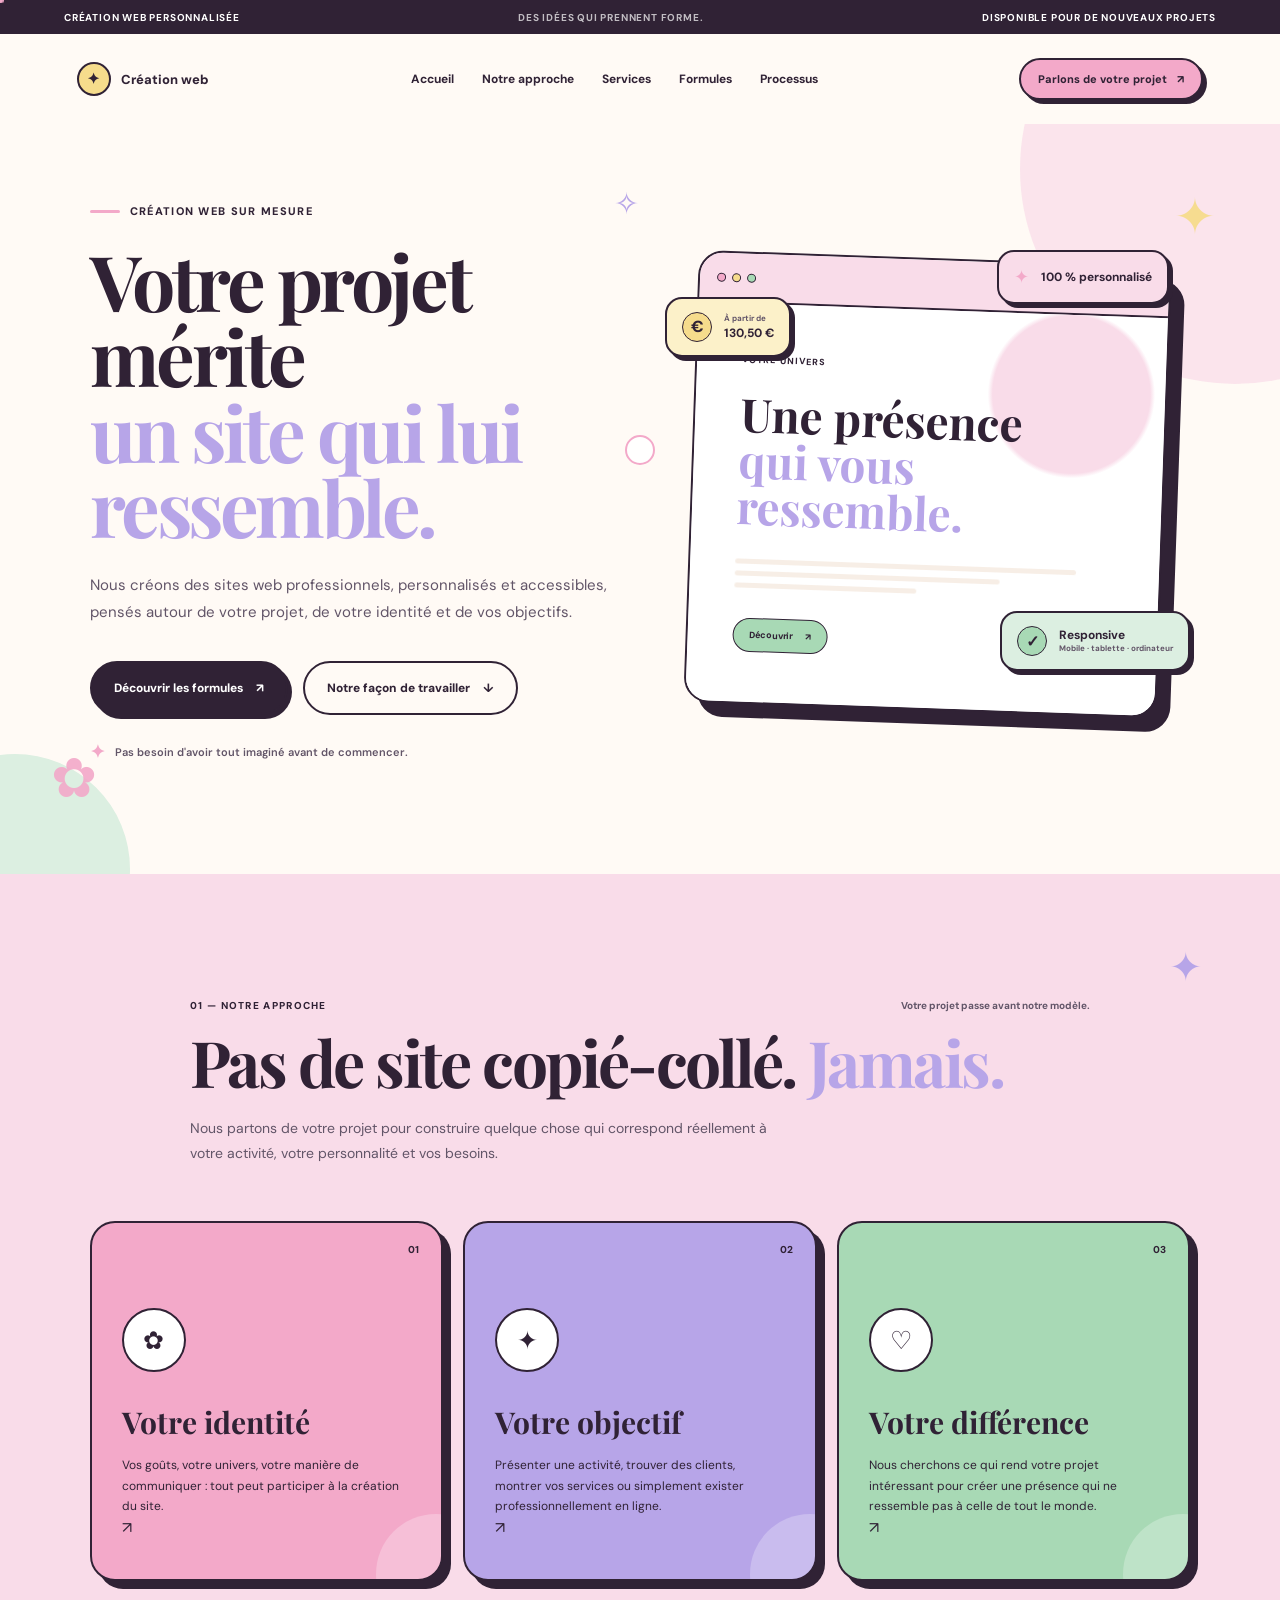
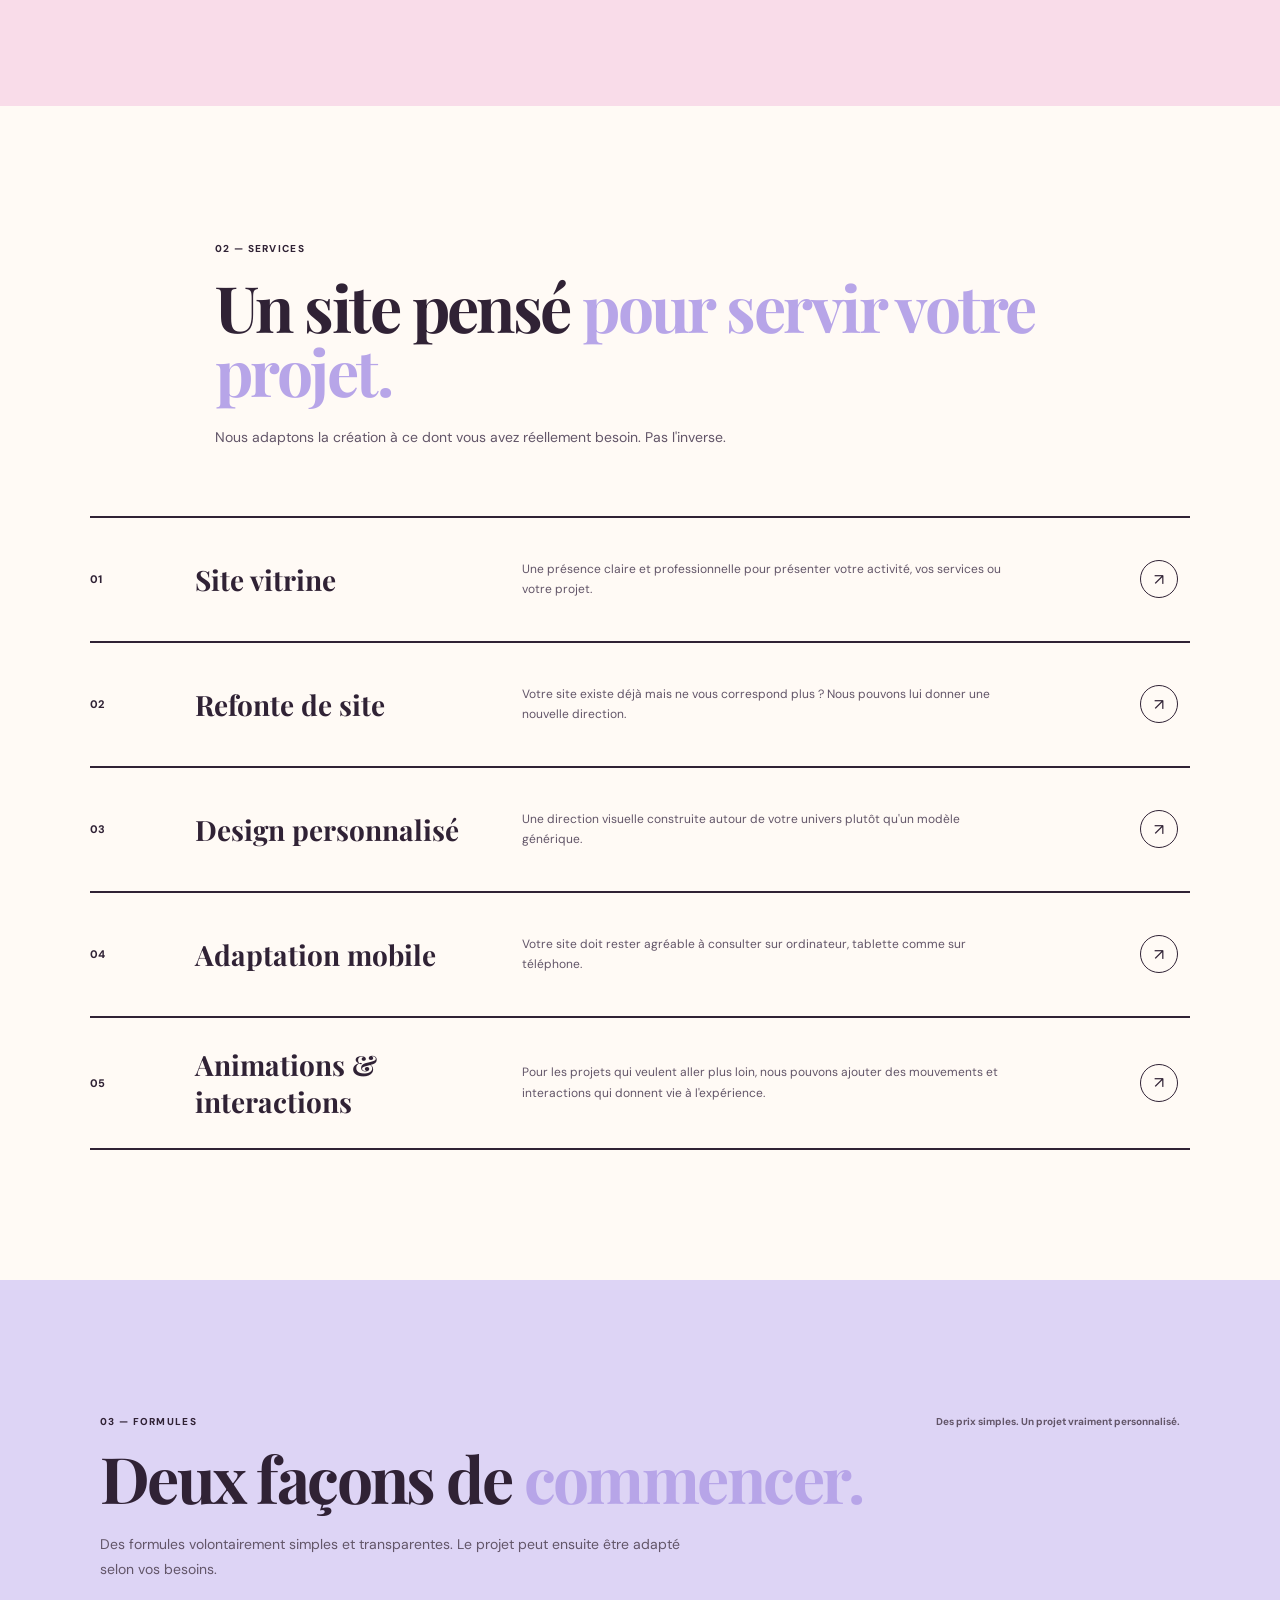
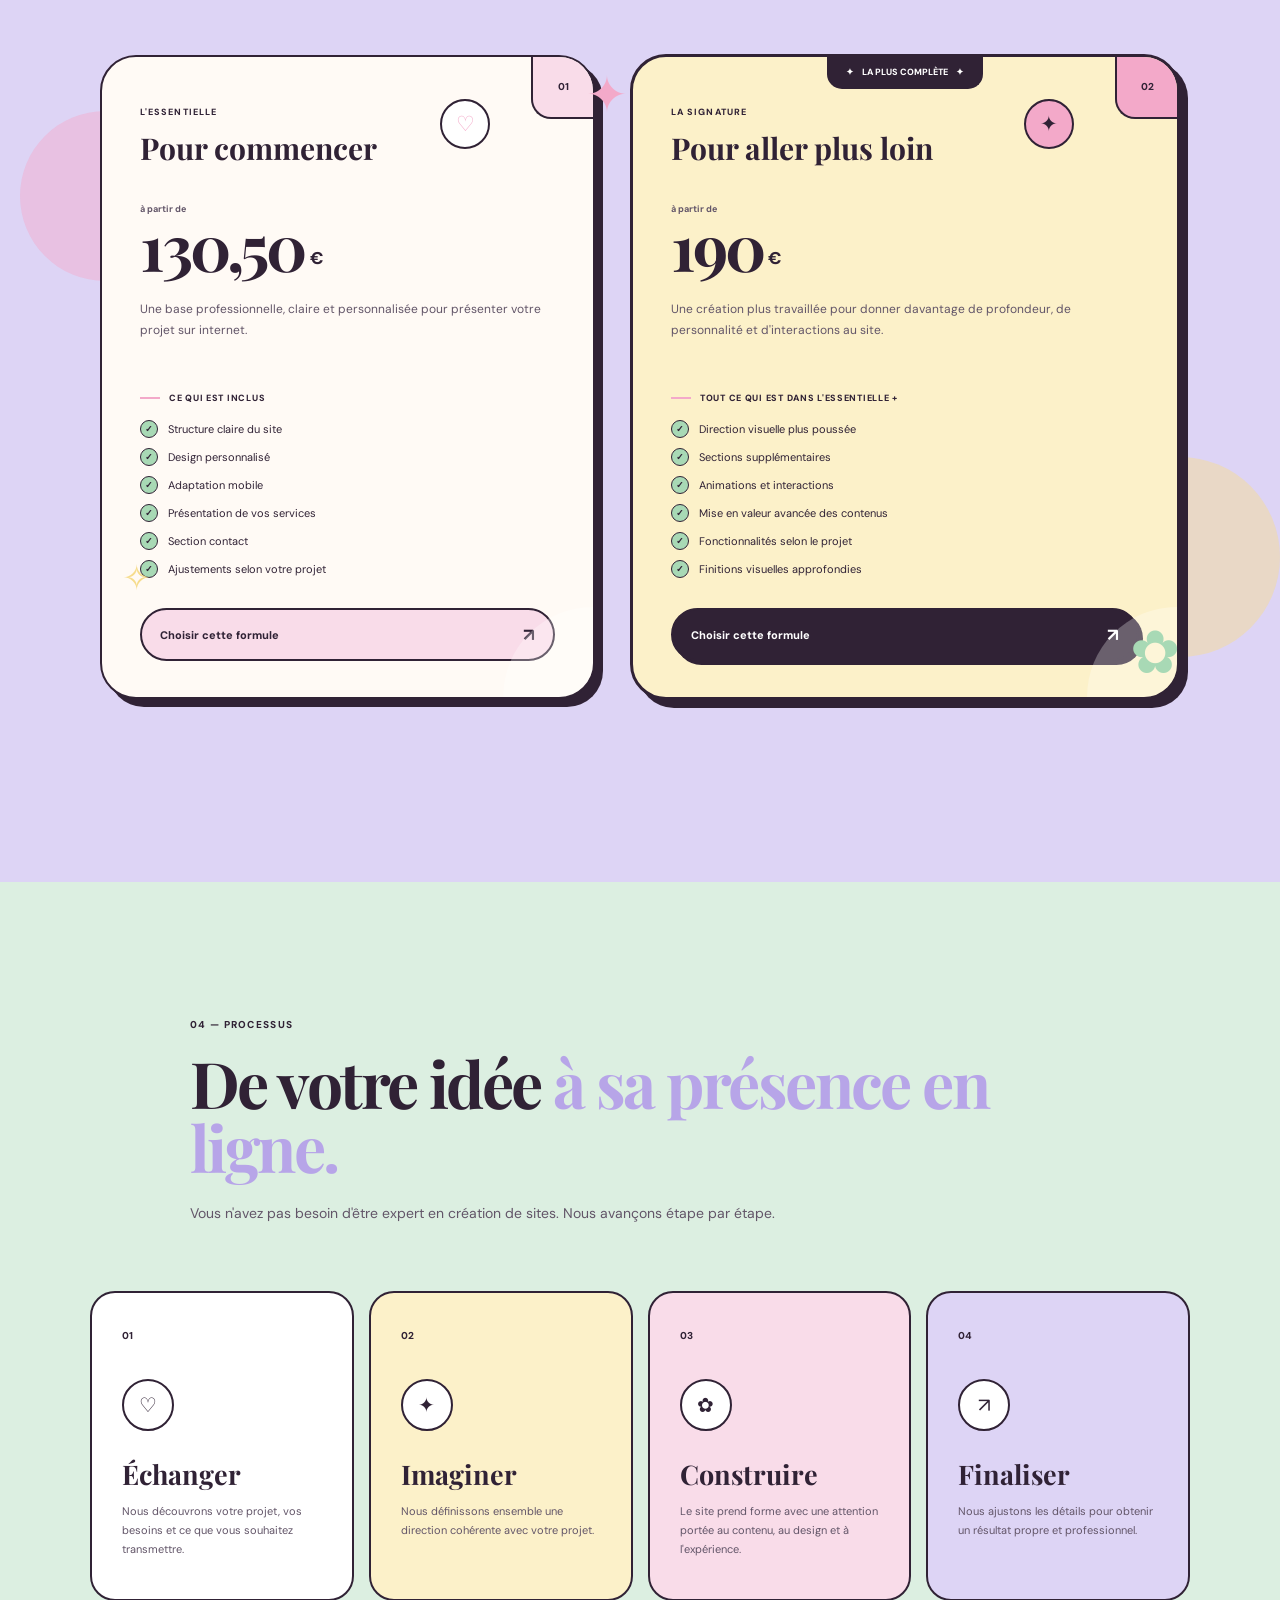
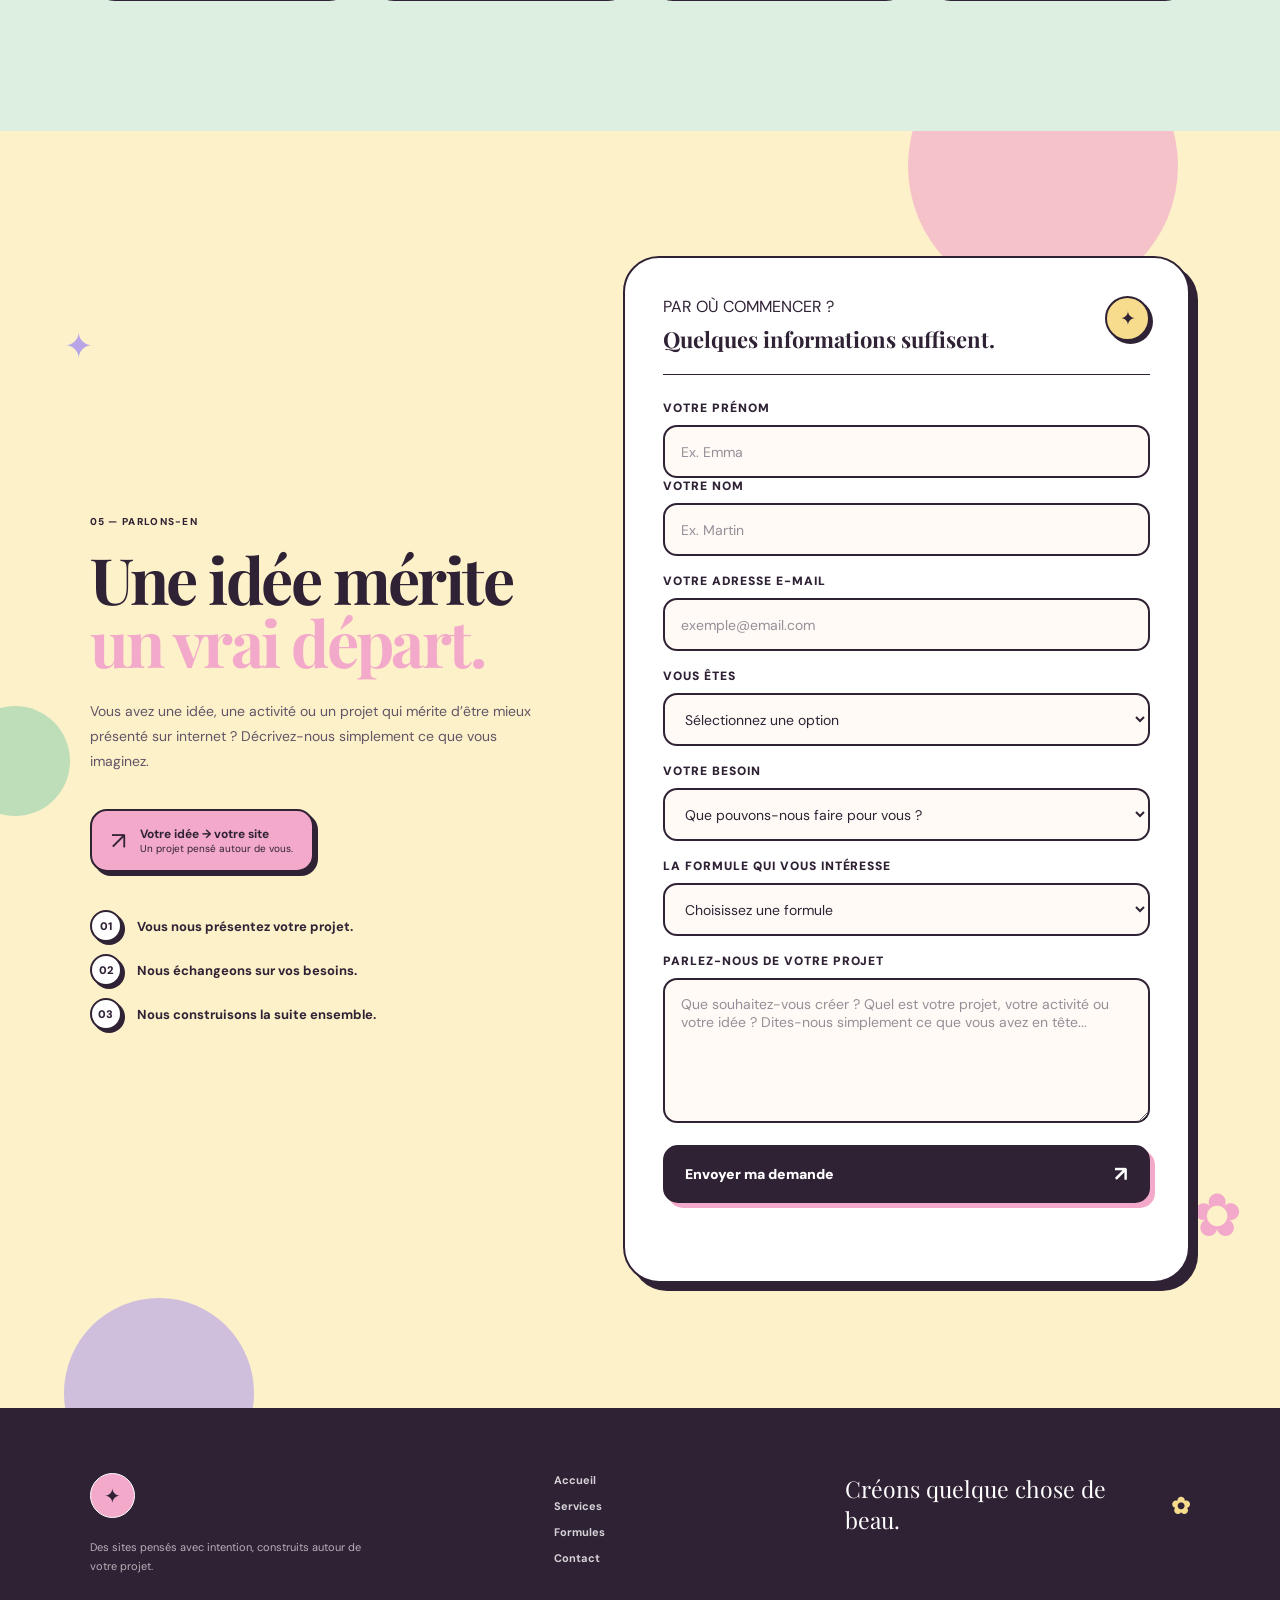
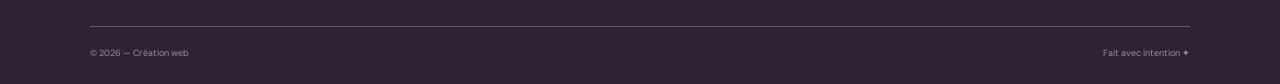
<file: index.html>
<!DOCTYPE html>

<html lang="fr">

<head>

    <meta name="google-site-verification" content="bymxRNX_CWgddTHTKSjXVVQZxXi2lzDGFidmE0EWgNw" />

<meta charset="UTF-8">

<meta
    name="viewport"
    content="width=device-width, initial-scale=1.0"
>

<meta
    name="description"
    content="Création de sites web professionnels, personnalisés et accessibles."
>

<title>Création de sites web — Votre projet, votre univers</title>


<!-- =====================================================
     POLICES
====================================================== -->

<link rel="preconnect" href="https://fonts.googleapis.com">

<link
    rel="preconnect"
    href="https://fonts.gstatic.com"
    crossorigin
>

<link
    href="https://fonts.googleapis.com/css2?family=DM+Sans:wght@400;500;600;700;800&family=Playfair+Display:wght@500;600;700&display=swap"
    rel="stylesheet"
>


<!-- =====================================================
     CSS
====================================================== -->

<link
    rel="stylesheet"
    href="style.css"
>

</head>


<body>


<!-- =====================================================
     CURSEUR PERSONNALISÉ
====================================================== -->

<div class="custom-cursor"></div>

<div class="cursor-dot"></div>



<!-- =====================================================
     BARRE SUPÉRIEURE
====================================================== -->

<div class="top-bar">

    <span>
        Création web personnalisée
    </span>

    <span class="top-bar-center">
        Des idées qui prennent forme.
    </span>

    <span>
        Disponible pour de nouveaux projets
    </span>

</div>



<!-- =====================================================
     NAVIGATION
====================================================== -->

<header class="site-header">

    <a
        href="#accueil"
        class="brand-mark"
        aria-label="Accueil"
    >

        <span class="brand-symbol">
            ✦
        </span>

        <span class="brand-text">
            Création web
        </span>

    </a>


    <nav
        class="main-nav"
        aria-label="Navigation principale"
    >

        <a href="#accueil">
            Accueil
        </a>

        <a href="#approche">
            Notre approche
        </a>

        <a href="#services">
            Services
        </a>

        <a href="#formules">
            Formules
        </a>

        <a href="#processus">
            Processus
        </a>

    </nav>


    <a
        href="#contact"
        class="header-button"
    >

        Parlons de votre projet

        <span>
            ↗
        </span>

    </a>

</header>



<!-- =====================================================
     CONTENU PRINCIPAL
====================================================== -->

<main>


<!-- =====================================================
     HERO
====================================================== -->

<section
    class="hero-section"
    id="accueil"
>

    <div class="hero-decoration hero-flower">
        ✿
    </div>

    <div class="hero-decoration hero-star">
        ✦
    </div>

    <div class="hero-decoration hero-sparkle">
        ✧
    </div>


    <div class="hero-content">

        <div class="hero-kicker">

            <span></span>

            CRÉATION WEB SUR MESURE

        </div>


        <h1>

            Votre projet mérite

            <span>
                un site qui lui ressemble.
            </span>

        </h1>


        <p class="hero-text">

            Nous créons des sites web professionnels,
            personnalisés et accessibles, pensés autour
            de votre projet, de votre identité et de vos
            objectifs.

        </p>


        <div class="hero-actions">

            <a
                href="#formules"
                class="primary-button"
            >

                Découvrir les formules

                <span>
                    ↗
                </span>

            </a>


            <a
                href="#approche"
                class="secondary-button"
            >

                Notre façon de travailler

                <span>
                    ↓
                </span>

            </a>

        </div>


        <div class="hero-note">

            <span class="note-star">
                ✦
            </span>

            Pas besoin d'avoir tout imaginé avant de commencer.

        </div>

    </div>



    <!-- =================================================
         VISUEL HERO
    ================================================== -->

    <div class="hero-visual">

        <div class="hero-circle pink-circle"></div>

        <div class="hero-circle green-circle"></div>


        <div class="browser-window">

            <div class="browser-top">

                <div class="browser-dots">

                    <span></span>
                    <span></span>
                    <span></span>

                </div>


                <div class="browser-address">
                    votre-projet.fr
                </div>

            </div>


            <div class="browser-content">

                <div class="browser-mini-label">
                    VOTRE UNIVERS
                </div>


                <h2>

                    Une présence

                    <span>
                        qui vous ressemble.
                    </span>

                </h2>


                <div class="browser-lines">

                    <span></span>
                    <span></span>
                    <span></span>

                </div>


                <div class="browser-button">

                    Découvrir

                    <span>
                        ↗
                    </span>

                </div>

            </div>

        </div>


        <div class="floating-card floating-price">

            <span class="floating-icon">
                €
            </span>

            <div>

                <small>
                    À partir de
                </small>

                <strong>
                    130,50 €
                </strong>

            </div>

        </div>


        <div class="floating-card floating-responsive">

            <span class="responsive-check">
                ✓
            </span>

            <div>

                <strong>
                    Responsive
                </strong>

                <small>
                    Mobile · tablette · ordinateur
                </small>

            </div>

        </div>


        <div class="floating-card floating-custom">

            <span>
                ✦
            </span>

            <strong>
                100 % personnalisé
            </strong>

        </div>

    </div>

</section>



<!-- =====================================================
     APPROCHE
====================================================== -->

<section
    class="approach-section"
    id="approche"
>

    <div class="section-heading">

        <div class="heading-top">

            <span class="section-number">
                01 — NOTRE APPROCHE
            </span>

            <span class="heading-note">
                Votre projet passe avant notre modèle.
            </span>

        </div>


        <h2>

            Pas de site copié-collé.

            <span>
                Jamais.
            </span>

        </h2>


        <p>

            Nous partons de votre projet pour construire
            quelque chose qui correspond réellement à
            votre activité, votre personnalité et vos
            besoins.

        </p>

    </div>


    <div class="approach-grid">


        <article class="approach-card pink-card">

            <div class="card-number">
                01
            </div>

            <div class="card-icon">
                ✿
            </div>

            <h3>
                Votre identité
            </h3>

            <p>

                Vos goûts, votre univers, votre manière
                de communiquer : tout peut participer
                à la création du site.

            </p>

            <span class="card-arrow">
                ↗
            </span>

        </article>


        <article class="approach-card purple-card">

            <div class="card-number">
                02
            </div>

            <div class="card-icon">
                ✦
            </div>

            <h3>
                Votre objectif
            </h3>

            <p>

                Présenter une activité, trouver des clients,
                montrer vos services ou simplement exister
                professionnellement en ligne.

            </p>

            <span class="card-arrow">
                ↗
            </span>

        </article>


        <article class="approach-card green-card">

            <div class="card-number">
                03
            </div>

            <div class="card-icon">
                ♡
            </div>

            <h3>
                Votre différence
            </h3>

            <p>

                Nous cherchons ce qui rend votre projet
                intéressant pour créer une présence
                qui ne ressemble pas à celle de tout le monde.

            </p>

            <span class="card-arrow">
                ↗
            </span>

        </article>

    </div>

</section>



<!-- =====================================================
     SERVICES
====================================================== -->

<section
    class="services-section"
    id="services"
>

    <div class="services-intro">

        <span class="section-number">
            02 — SERVICES
        </span>

        <h2>

            Un site pensé

            <span>
                pour servir votre projet.
            </span>

        </h2>

        <p>

            Nous adaptons la création à ce dont vous avez
            réellement besoin. Pas l'inverse.

        </p>

    </div>


    <div class="services-list">


        <article class="service-item">

            <div class="service-number">
                01
            </div>

            <div class="service-main">

                <h3>
                    Site vitrine
                </h3>

                <p>

                    Une présence claire et professionnelle
                    pour présenter votre activité,
                    vos services ou votre projet.

                </p>

            </div>

            <div class="service-symbol">
                ↗
            </div>

        </article>


        <article class="service-item">

            <div class="service-number">
                02
            </div>

            <div class="service-main">

                <h3>
                    Refonte de site
                </h3>

                <p>

                    Votre site existe déjà mais ne vous
                    correspond plus ? Nous pouvons lui
                    donner une nouvelle direction.

                </p>

            </div>

            <div class="service-symbol">
                ↗
            </div>

        </article>


        <article class="service-item">

            <div class="service-number">
                03
            </div>

            <div class="service-main">

                <h3>
                    Design personnalisé
                </h3>

                <p>

                    Une direction visuelle construite autour
                    de votre univers plutôt qu'un modèle
                    générique.

                </p>

            </div>

            <div class="service-symbol">
                ↗
            </div>

        </article>


        <article class="service-item">

            <div class="service-number">
                04
            </div>

            <div class="service-main">

                <h3>
                    Adaptation mobile
                </h3>

                <p>

                    Votre site doit rester agréable à consulter
                    sur ordinateur, tablette comme sur téléphone.

                </p>

            </div>

            <div class="service-symbol">
                ↗
            </div>

        </article>


        <article class="service-item">

            <div class="service-number">
                05
            </div>

            <div class="service-main">

                <h3>
                    Animations &amp; interactions
                </h3>

                <p>

                    Pour les projets qui veulent aller plus loin,
                    nous pouvons ajouter des mouvements et
                    interactions qui donnent vie à l'expérience.

                </p>

            </div>

            <div class="service-symbol">
                ↗
            </div>

        </article>

    </div>

</section>



<!-- =====================================================
     FORMULES
====================================================== -->

<section
    class="pricing-section"
    id="formules"
>

    <div class="pricing-intro">

        <div class="pricing-heading-line">

            <span class="section-number">
                03 — FORMULES
            </span>

            <span class="pricing-mini-note">
                Des prix simples. Un projet vraiment personnalisé.
            </span>

        </div>


        <h2>

            Deux façons de

            <span>
                commencer.
            </span>

        </h2>


        <p>

            Des formules volontairement simples et transparentes.
            Le projet peut ensuite être adapté selon vos besoins.

        </p>

    </div>


    <div class="pricing-stage">

        <div class="pricing-deco deco-star">
            ✦
        </div>

        <div class="pricing-deco deco-flower">
            ✿
        </div>

        <div class="pricing-deco deco-sparkle">
            ✧
        </div>

        <div class="pricing-circle circle-pink"></div>

        <div class="pricing-circle circle-yellow"></div>



        <!-- =================================================
             FORMULE 01
        ================================================== -->

        <article class="price-plan essential-plan">

            <div class="plan-corner">
                <span>01</span>
            </div>


            <div class="plan-top">

                <div>

                    <span class="plan-label">
                        L'ESSENTIELLE
                    </span>

                    <h3>
                        Pour commencer
                    </h3>

                </div>


                <div class="plan-icon essential-icon">
                    ♡
                </div>

            </div>


            <div class="price-wrapper">

                <span class="price-small">
                    à partir de
                </span>

                <div class="price">

                    <strong>
                        130,50
                    </strong>

                    <span>
                        €
                    </span>

                </div>

            </div>


            <p class="plan-description">

                Une base professionnelle, claire et personnalisée
                pour présenter votre projet sur internet.

            </p>


            <div class="included-title">

                <span></span>

                CE QUI EST INCLUS

            </div>


            <ul class="plan-list">

                <li>
                    <span>✓</span>
                    <p>Structure claire du site</p>
                </li>

                <li>
                    <span>✓</span>
                    <p>Design personnalisé</p>
                </li>

                <li>
                    <span>✓</span>
                    <p>Adaptation mobile</p>
                </li>

                <li>
                    <span>✓</span>
                    <p>Présentation de vos services</p>
                </li>

                <li>
                    <span>✓</span>
                    <p>Section contact</p>
                </li>

                <li>
                    <span>✓</span>
                    <p>Ajustements selon votre projet</p>
                </li>

            </ul>


            <a
                href="#contact"
                class="plan-button essential-button"
            >

                <span>
                    Choisir cette formule
                </span>

                <strong>
                    ↗
                </strong>

            </a>

        </article>



        <!-- =================================================
             FORMULE 02
        ================================================== -->

        <article class="price-plan signature-plan">

            <div class="popular-badge">

                <span>✦</span>

                LA PLUS COMPLÈTE

                <span>✦</span>

            </div>


            <div class="plan-corner">
                <span>02</span>
            </div>


            <div class="plan-top">

                <div>

                    <span class="plan-label">
                        LA SIGNATURE
                    </span>

                    <h3>
                        Pour aller plus loin
                    </h3>

                </div>


                <div class="plan-icon signature-icon">
                    ✦
                </div>

            </div>


            <div class="price-wrapper">

                <span class="price-small">
                    à partir de
                </span>

                <div class="price">

                    <strong>
                        190
                    </strong>

                    <span>
                        €
                    </span>

                </div>

            </div>


            <p class="plan-description">

                Une création plus travaillée pour donner davantage
                de profondeur, de personnalité et d'interactions
                au site.

            </p>


            <div class="included-title">

                <span></span>

                TOUT CE QUI EST DANS L'ESSENTIELLE +

            </div>


            <ul class="plan-list">

                <li>
                    <span>✓</span>
                    <p>Direction visuelle plus poussée</p>
                </li>

                <li>
                    <span>✓</span>
                    <p>Sections supplémentaires</p>
                </li>

                <li>
                    <span>✓</span>
                    <p>Animations et interactions</p>
                </li>

                <li>
                    <span>✓</span>
                    <p>Mise en valeur avancée des contenus</p>
                </li>

                <li>
                    <span>✓</span>
                    <p>Fonctionnalités selon le projet</p>
                </li>

                <li>
                    <span>✓</span>
                    <p>Finitions visuelles approfondies</p>
                </li>

            </ul>


            <a
                href="#contact"
                class="plan-button signature-button"
            >

                <span>
                    Choisir cette formule
                </span>

                <strong>
                    ↗
                </strong>

            </a>

        </article>

    </div>

</section>



<!-- =====================================================
     PROCESSUS
====================================================== -->

<section
    class="process-section"
    id="processus"
>

    <div class="process-intro">

        <span class="section-number">
            04 — PROCESSUS
        </span>

        <h2>

            De votre idée

            <span>
                à sa présence en ligne.
            </span>

        </h2>

        <p>

            Vous n'avez pas besoin d'être expert en création
            de sites. Nous avançons étape par étape.

        </p>

    </div>


    <div class="process-grid">


        <article class="process-step">

            <span class="process-number">
                01
            </span>

            <div class="process-icon">
                ♡
            </div>

            <h3>
                Échanger
            </h3>

            <p>

                Nous découvrons votre projet, vos besoins
                et ce que vous souhaitez transmettre.

            </p>

        </article>


        <article class="process-step">

            <span class="process-number">
                02
            </span>

            <div class="process-icon">
                ✦
            </div>

            <h3>
                Imaginer
            </h3>

            <p>

                Nous définissons ensemble une direction
                cohérente avec votre projet.

            </p>

        </article>


        <article class="process-step">

            <span class="process-number">
                03
            </span>

            <div class="process-icon">
                ✿
            </div>

            <h3>
                Construire
            </h3>

            <p>

                Le site prend forme avec une attention portée
                au contenu, au design et à l'expérience.

            </p>

        </article>


        <article class="process-step">

            <span class="process-number">
                04
            </span>

            <div class="process-icon">
                ↗
            </div>

            <h3>
                Finaliser
            </h3>

            <p>

                Nous ajustons les détails pour obtenir
                un résultat propre et professionnel.

            </p>

        </article>

    </div>

</section>



<!-- =====================================================
     CONTACT
====================================================== -->

<section
    class="contact-section"
    id="contact"
>

    <div class="contact-shape contact-shape-pink"></div>

    <div class="contact-shape contact-shape-purple"></div>

    <div class="contact-shape contact-shape-green"></div>


    <div class="contact-doodle contact-doodle-one">
        ✦
    </div>

    <div class="contact-doodle contact-doodle-two">
        ✿
    </div>

    <div class="contact-doodle contact-doodle-three">
        ✧
    </div>



    <div class="contact-layout">


        <!-- =================================================
             TEXTE CONTACT
        ================================================== -->

        <div class="contact-copy">

            <span class="section-number">
                05 — PARLONS-EN
            </span>


            <h2>

                Une idée mérite

                <span>
                    un vrai départ.
                </span>

            </h2>


            <p>

                Vous avez une idée, une activité ou un projet
                qui mérite d’être mieux présenté sur internet ?
                Décrivez-nous simplement ce que vous imaginez.

            </p>


            <div class="contact-sticker">

                <span class="sticker-arrow">
                    ↗
                </span>


                <div>

                    <strong>
                        Votre idée → votre site
                    </strong>

                    <span>
                        Un projet pensé autour de vous.
                    </span>

                </div>

            </div>


            <div class="contact-mini-notes">


                <div>

                    <span>
                        01
                    </span>

                    <p>
                        Vous nous présentez votre projet.
                    </p>

                </div>


                <div>

                    <span>
                        02
                    </span>

                    <p>
                        Nous échangeons sur vos besoins.
                    </p>

                </div>


                <div>

                    <span>
                        03
                    </span>

                    <p>
                        Nous construisons la suite ensemble.
                    </p>

                </div>


            </div>

        </div>



        <!-- =================================================
             FORMULAIRE CONTACT
        ================================================== -->

        <div class="contact-card">


            <div class="contact-card-top">

                <div>

                    <span>
                        PAR OÙ COMMENCER ?
                    </span>

                    <strong>
                        Quelques informations suffisent.
                    </strong>

                </div>


                <span class="contact-card-star">
                    ✦
                </span>

            </div>



            <!--
                IMPORTANT :
                Remplace TON-ADRESSE-E-MAIL par l'adresse
                qui doit recevoir les demandes.
            -->

            
<form
    class="contact-form"
    id="contactForm"
    action="https://formsubmit.co/studioornelo@gmail.com"
    method="POST"
>
    <input
        type="hidden"
        name="_next"
        value="https://studio-ornelo.netlify.app/paiment.html"
    >



                <!-- =================================================
                     CONFIGURATION FORMSUBMIT
                ================================================== -->

                <input
                    type="hidden"
                    name="_subject"
                    value="Nouvelle demande — Création web"
                >

                <input
                    type="hidden"
                    name="_template"
                    value="table"
                >

                <input
                    type="hidden"
                    name="_captcha"
                    value="false"
                >



                <!-- =================================================
                     IDENTITÉ
                ================================================== -->

                <div class="form-row">


                    <label>

                        <span>
                            Votre prénom
                        </span>

                        <input
                            type="text"
                            name="prenom"
                            placeholder="Ex. Emma"
                            autocomplete="given-name"
                            required
                        >

                    </label>


                    <label>

                        <span>
                            Votre nom
                        </span>

                        <input
                            type="text"
                            name="nom"
                            placeholder="Ex. Martin"
                            autocomplete="family-name"
                            required
                        >

                    </label>

                </div>



                <!-- =================================================
                     EMAIL
                ================================================== -->

                <label>

                    <span>
                        Votre adresse e-mail
                    </span>

                    <input
                        type="email"
                        name="email"
                        placeholder="exemple@email.com"
                        autocomplete="email"
                        required
                    >

                </label>



                <!-- =================================================
                     TYPE DE CLIENT
                ================================================== -->

                <label>

                    <span>
                        Vous êtes
                    </span>

                    <select
                        name="profil"
                        required
                    >

                        <option
                            value=""
                            selected
                            disabled
                        >
                            Sélectionnez une option
                        </option>

                        <option value="Particulier">
                            Un particulier
                        </option>

                        <option value="Professionnel">
                            Un professionnel
                        </option>

                        <option value="Association ou projet">
                            Une association ou un projet
                        </option>

                    </select>

                </label>



                <!-- =================================================
                     BESOIN
                ================================================== -->

                <label>

                    <span>
                        Votre besoin
                    </span>

                    <select
                        name="besoin"
                        required
                    >

                        <option
                            value=""
                            selected
                            disabled
                        >
                            Que pouvons-nous faire pour vous ?
                        </option>

                        <option value="Création d'un nouveau site">
                            Créer un nouveau site
                        </option>

                        <option value="Amélioration d'un site existant">
                            Améliorer un site existant
                        </option>

                        <option value="Refonte d'un site">
                            Repenser entièrement un site
                        </option>

                        <option value="Je ne sais pas encore">
                            Je ne sais pas encore
                        </option>

                    </select>

                </label>



                <!-- =================================================
                     FORMULE
                ================================================== -->

                <label>

                    <span>
                        La formule qui vous intéresse
                    </span>

                    <select
                        name="formule"
                        required
                    >

                        <option
                            value=""
                            selected
                            disabled
                        >
                            Choisissez une formule
                        </option>

                        <option value="Essentielle — 130,50 €">
                            L'Essentielle — 130,50 €
                        </option>

                        <option value="Signature — 190 €">
                            La Signature — 190 €
                        </option>

                        <option value="Je ne sais pas encore">
                            Je ne sais pas encore
                        </option>

                    </select>

                </label>



                <!-- =================================================
                     MESSAGE
                ================================================== -->

                <label>

                    <span>
                        Parlez-nous de votre projet
                    </span>

                    <textarea
                        name="message"
                        placeholder="Que souhaitez-vous créer ? Quel est votre projet, votre activité ou votre idée ? Dites-nous simplement ce que vous avez en tête..."
                        rows="6"
                        required
                    ></textarea>

                </label>



                <!-- =================================================
                     BOUTON
                ================================================== -->

                <button
                    type="submit"
                >

                    <span>
                        Envoyer ma demande
                    </span>

                    <strong>
                        ↗
                    </strong>

                </button>



                <!-- =================================================
                     STATUT
                ================================================== -->

                <p
                    class="form-status"
                    id="formStatus"
                    aria-live="polite"
                ></p>


            </form>

        </div>

    </div>

</section>


</main>



<!-- =====================================================
     FOOTER
====================================================== -->

<footer class="site-footer">


    <div class="footer-main">


        <div class="footer-brand">

            <span class="footer-symbol">
                ✦
            </span>

            <p>

                Des sites pensés avec intention,
                construits autour de votre projet.

            </p>

        </div>


        <div class="footer-links">

            <a href="#accueil">
                Accueil
            </a>

            <a href="#services">
                Services
            </a>

            <a href="#formules">
                Formules
            </a>

            <a href="#contact">
                Contact
            </a>

        </div>


        <div class="footer-message">

            <span>
                Créons quelque chose de beau.
            </span>

            <strong>
                ✿
            </strong>

        </div>

    </div>


    <div class="footer-bottom">

        <span>

            © <span id="year"></span>
            — Création web

        </span>


        <span>
            Fait avec intention ✦
        </span>

    </div>

</footer>



<!-- =====================================================
     JAVASCRIPT
====================================================== -->

<script src="scripte.js"></script>


</body>

</html>
</file>
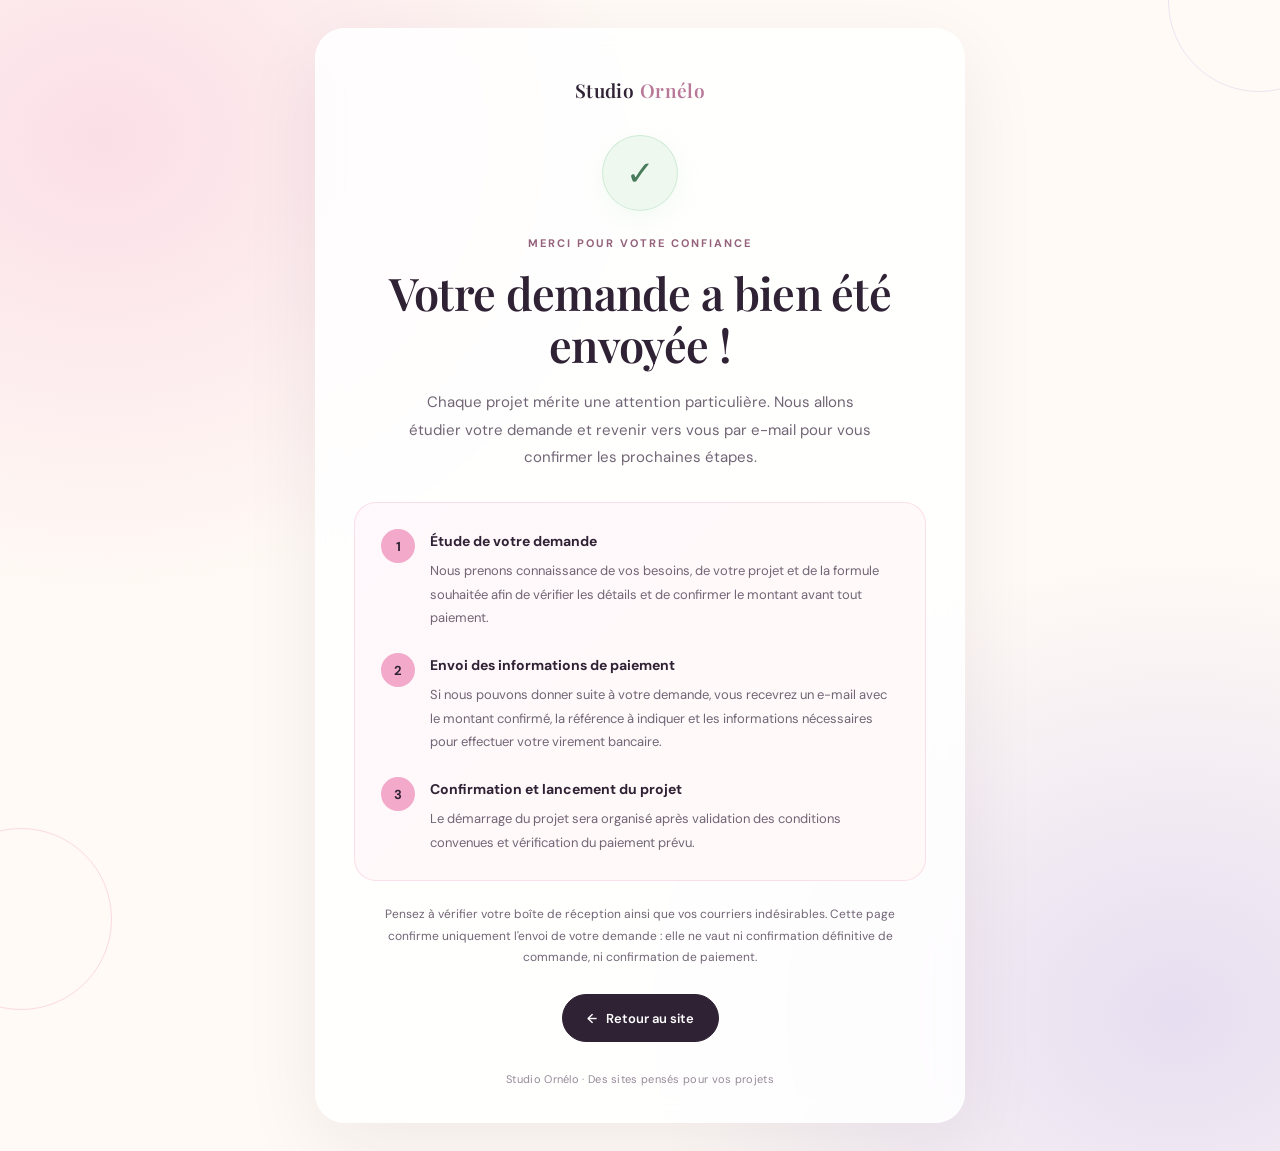
<file: paiment.html>
<!DOCTYPE html>
<html lang="fr">
<head>
  <meta charset="UTF-8">
  <meta name="viewport" content="width=device-width, initial-scale=1.0">

  <meta name="theme-color" content="#fffaf5">
  <meta name="description" content="Les prochaines étapes après l'envoi de votre demande à Studio Ornélo.">

  <title>Demande reçue | Studio Ornélo</title>

  <link rel="preconnect" href="https://fonts.googleapis.com">
  <link rel="preconnect" href="https://fonts.gstatic.com" crossorigin>
  <link href="https://fonts.googleapis.com/css2?family=DM+Sans:wght@400;500;600;700&family=Playfair+Display:wght@500;600;700&display=swap" rel="stylesheet">

  <style>
    :root {
      --cream: #fffaf5;
      --plum: #302235;
      --pink: #f3a9c9;
      --purple: #b7a5e8;
      --green: #a8d9b5;
      --muted: #716575;
    }

    * {
      box-sizing: border-box;
    }

    html {
      scroll-behavior: smooth;
    }

    body {
      margin: 0;
      min-height: 100vh;
      min-height: 100dvh;
      padding: 28px 18px;
      display: flex;
      align-items: center;
      justify-content: center;
      overflow-x: hidden;
      position: relative;
      background:
        radial-gradient(ellipse at 8% 12%, #f3a9c955, transparent 32%),
        radial-gradient(ellipse at 92% 88%, #b7a5e855, transparent 32%),
        var(--cream);
      color: var(--plum);
      font-family: "DM Sans", sans-serif;
    }

    body::before,
    body::after {
      content: "";
      position: fixed;
      z-index: -1;
      width: 180px;
      height: 180px;
      border: 1px solid #b7a5e844;
      border-radius: 50%;
      pointer-events: none;
    }

    body::before {
      top: -90px;
      right: -70px;
    }

    body::after {
      bottom: -110px;
      left: -70px;
      border-color: #f3a9c966;
    }

    .card {
      width: 100%;
      max-width: 650px;
      padding: 48px 38px 36px;
      text-align: center;
      background: rgba(255, 255, 255, 0.86);
      border: 1px solid rgba(255, 255, 255, 0.95);
      border-radius: 30px;
      box-shadow: 0 24px 80px #30223512;
      animation: appear 0.7s ease both;
      backdrop-filter: blur(12px);
      -webkit-backdrop-filter: blur(12px);
    }

    .brand {
      margin-bottom: 32px;
      font-family: "Playfair Display", serif;
      font-size: 19px;
      font-weight: 600;
      letter-spacing: 0.4px;
    }

    .brand span {
      color: #b87998;
    }

    .icon {
      width: 76px;
      height: 76px;
      margin: 0 auto 24px;
      display: grid;
      place-items: center;
      border: 1px solid #a8d9b577;
      border-radius: 50%;
      background: #a8d9b533;
      color: #477b5a;
      font-size: 34px;
      box-shadow: 0 8px 24px #a8d9b522;
    }

    .eyebrow {
      margin-bottom: 13px;
      color: #94627b;
      font-size: 11px;
      font-weight: 700;
      letter-spacing: 2px;
      line-height: 1.6;
      text-transform: uppercase;
    }

    h1 {
      max-width: 520px;
      margin: 0 auto 18px;
      font-family: "Playfair Display", serif;
      font-size: clamp(31px, 6vw, 45px);
      font-weight: 600;
      line-height: 1.17;
      letter-spacing: -0.7px;
    }

    .intro {
      max-width: 465px;
      margin: 0 auto 30px;
      color: var(--muted);
      font-size: 15px;
      line-height: 1.85;
    }

    .steps {
      padding: 26px;
      text-align: left;
      background: linear-gradient(135deg, #fff8fc, #fffaf8);
      border: 1px solid #f3a9c955;
      border-radius: 22px;
    }

    .step {
      display: flex;
      gap: 15px;
      align-items: flex-start;
      margin-bottom: 24px;
    }

    .step:last-child {
      margin-bottom: 0;
    }

    .number {
      flex-shrink: 0;
      width: 34px;
      height: 34px;
      display: grid;
      place-items: center;
      border-radius: 50%;
      background: var(--pink);
      color: var(--plum);
      font-size: 13px;
      font-weight: 700;
    }

    .step-content {
      min-width: 0;
      padding-top: 2px;
    }

    .step h2 {
      margin: 0 0 7px;
      font-size: 14px;
      font-weight: 700;
      line-height: 1.5;
    }

    .step p {
      margin: 0;
      color: var(--muted);
      font-size: 13px;
      line-height: 1.8;
    }

    .note {
      margin: 23px 0 25px;
      padding: 0 5px;
      color: var(--muted);
      font-size: 12px;
      line-height: 1.8;
    }

    .back-link {
      display: inline-flex;
      align-items: center;
      justify-content: center;
      gap: 9px;
      min-height: 48px;
      padding: 14px 24px;
      border: 1px solid var(--plum);
      border-radius: 999px;
      background: var(--plum);
      color: white;
      font-size: 13px;
      font-weight: 600;
      text-decoration: none;
      transition:
        transform 0.25s ease,
        background 0.25s ease,
        box-shadow 0.25s ease;
    }

    .back-link:hover {
      transform: translateY(-3px);
      background: #59415f;
      box-shadow: 0 9px 22px #30223520;
    }

    .back-link:focus-visible {
      outline: 3px solid var(--purple);
      outline-offset: 4px;
    }

    .footer {
      margin-top: 30px;
      color: #958a98;
      font-size: 11px;
      letter-spacing: 0.3px;
    }

    @keyframes appear {
      from {
        opacity: 0;
        transform: translateY(15px);
      }

      to {
        opacity: 1;
        transform: translateY(0);
      }
    }

    @media (max-width: 480px) {
      body {
        padding: 18px 12px;
      }

      .card {
        padding: 34px 20px 27px;
        border-radius: 24px;
      }

      .brand {
        margin-bottom: 27px;
      }

      .icon {
        width: 66px;
        height: 66px;
        margin-bottom: 21px;
        font-size: 30px;
      }

      .eyebrow {
        font-size: 10px;
        letter-spacing: 1.6px;
      }

      h1 {
        font-size: clamp(29px, 8vw, 36px);
      }

      .intro {
        font-size: 14px;
      }

      .steps {
        padding: 21px 16px;
        border-radius: 18px;
      }

      .step {
        gap: 12px;
        margin-bottom: 22px;
      }

      .step h2 {
        font-size: 13px;
      }

      .step p {
        font-size: 12px;
      }

      .note {
        font-size: 11px;
      }

      .back-link {
        width: 100%;
      }
    }

    @media (prefers-reduced-motion: reduce) {
      *,
      *::before,
      *::after {
        animation-duration: 0.01ms !important;
        transition-duration: 0.01ms !important;
        scroll-behavior: auto !important;
      }
    }
  </style>
</head>

<body>
  <main class="card">
    <div class="brand">Studio <span>Ornélo</span></div>

    <div class="icon" aria-hidden="true">✓</div>

    <div class="eyebrow">Merci pour votre confiance</div>

    <h1>Votre demande a bien été envoyée !</h1>

    <p class="intro">
      Chaque projet mérite une attention particulière.
      Nous allons étudier votre demande et revenir vers vous
      par e-mail pour vous confirmer les prochaines étapes.
    </p>

    <section class="steps" aria-label="Les prochaines étapes">
      <div class="step">
        <div class="number" aria-hidden="true">1</div>
        <div class="step-content">
          <h2>Étude de votre demande</h2>
          <p>
            Nous prenons connaissance de vos besoins, de votre projet
            et de la formule souhaitée afin de vérifier les détails
            et de confirmer le montant avant tout paiement.
          </p>
        </div>
      </div>

      <div class="step">
        <div class="number" aria-hidden="true">2</div>
        <div class="step-content">
          <h2>Envoi des informations de paiement</h2>
          <p>
            Si nous pouvons donner suite à votre demande, vous recevrez
            un e-mail avec le montant confirmé, la référence à indiquer
            et les informations nécessaires pour effectuer votre
            virement bancaire.
          </p>
        </div>
      </div>

      <div class="step">
        <div class="number" aria-hidden="true">3</div>
        <div class="step-content">
          <h2>Confirmation et lancement du projet</h2>
          <p>
            Le démarrage du projet sera organisé après validation
            des conditions convenues et vérification du paiement
            prévu.
          </p>
        </div>
      </div>
    </section>

    <p class="note">
      Pensez à vérifier votre boîte de réception ainsi que vos courriers
      indésirables. Cette page confirme uniquement l'envoi de votre
      demande : elle ne vaut ni confirmation définitive de commande,
      ni confirmation de paiement.
    </p>

    <a class="back-link" href="index.html">
      <span aria-hidden="true">←</span>
      Retour au site
    </a>

    <div class="footer">
      Studio Ornélo · Des sites pensés pour vos projets
    </div>
  </main>
</body>
</html>
</file>
<file: style.css>
/* =========================================================
   STUDIO — STYLE PRINCIPAL
   Palette : rose poudré / violet lavande / jaune beurre /
   vert sauge, avec une base crème et prune.
========================================================= */


/* =========================================================
   VARIABLES
========================================================= */

:root {

    --cream: #fffaf5;
    --cream-dark: #f7eee6;

    --plum: #302235;
    --plum-light: #625568;

    --pink: #f3a9c9;
    --pink-light: #f9dce9;

    --purple: #b7a5e8;
    --purple-light: #ddd4f5;

    --yellow: #f6dc8c;
    --yellow-light: #fcf1c9;

    --green: #a8d9b5;
    --green-light: #dcefe1;

    --white: #ffffff;

    --border: 2px solid var(--plum);

    --shadow: 8px 8px 0 var(--plum);
    --shadow-small: 4px 4px 0 var(--plum);

    --radius-large: 36px;
    --radius-medium: 25px;
    --radius-small: 15px;

    --transition:
        .35s cubic-bezier(.22, 1, .36, 1);

}


/* =========================================================
   RESET
========================================================= */

* {
    margin: 0;
    padding: 0;
    box-sizing: border-box;
}

html {
    scroll-behavior: smooth;
}

body {
    min-height: 100vh;

    background: var(--cream);
    color: var(--plum);

    font-family: "DM Sans", sans-serif;

    overflow-x: hidden;

    cursor: none;
}

body.is-loading {
    overflow: hidden;
}

a {
    color: inherit;
    text-decoration: none;
}

button,
input,
textarea,
select {
    font: inherit;
}

button,
a {
    cursor: none;
}

::selection {
    background: var(--pink);
    color: var(--plum);
}

img {
    max-width: 100%;
    display: block;
}


/* =========================================================
   CURSEUR PERSONNALISÉ
========================================================= */

.custom-cursor {
    position: fixed;

    top: 0;
    left: 0;

    width: 30px;
    height: 30px;

    border: 2px solid var(--pink);
    border-radius: 50%;

    background: rgba(255, 255, 255, .88);

    pointer-events: none;

    z-index: 999999;

    transform: translate(-50%, -50%);

    transition:
        width .25s ease,
        height .25s ease,
        background .25s ease,
        border-color .25s ease,
        box-shadow .25s ease;

    will-change: left, top, width, height;
}

.cursor-dot {
    position: fixed;

    top: 0;
    left: 0;

    width: 7px;
    height: 7px;

    background: var(--pink);

    border-radius: 50%;

    pointer-events: none;

    z-index: 1000000;

    transform: translate(-50%, -50%);

    transition:
        width .2s ease,
        height .2s ease,
        background .2s ease;

    will-change: left, top, width, height;
}

.custom-cursor.cursor-hover {
    width: 55px;
    height: 55px;

    border-color: var(--purple);

    background: rgba(221, 212, 245, .35);

    box-shadow:
        0 0 0 7px rgba(183, 165, 232, .13);
}

.cursor-dot.dot-hover {
    width: 4px;
    height: 4px;

    background: var(--purple);
}


/* =========================================================
   TOP BAR
========================================================= */

.top-bar {
    min-height: 34px;

    padding: 7px 5vw;

    display: flex;
    justify-content: space-between;
    align-items: center;

    gap: 20px;

    background: var(--plum);
    color: var(--white);

    font-size: 10px;
    font-weight: 700;

    letter-spacing: .08em;
    text-transform: uppercase;
}

.top-bar-center {
    opacity: .7;
}


/* =========================================================
   HEADER
========================================================= */

.site-header {
    position: relative;
    z-index: 50;

    width: 100%;

    padding: 24px 6vw;

    display: flex;
    justify-content: space-between;
    align-items: center;

    gap: 30px;

    background: var(--cream);
}

.brand-mark {
    display: flex;
    align-items: center;

    gap: 10px;

    font-weight: 800;
    font-size: 13px;

    white-space: nowrap;
}

.brand-symbol {
    width: 34px;
    height: 34px;

    display: grid;
    place-items: center;

    border: var(--border);
    border-radius: 50%;

    background: var(--yellow);

    font-size: 15px;

    transition: var(--transition);
}

.brand-mark:hover .brand-symbol {
    transform: rotate(12deg) scale(1.08);
    background: var(--pink);
}

.main-nav {
    display: flex;
    align-items: center;
    justify-content: center;

    gap: 28px;
}

.main-nav a {
    position: relative;

    font-size: 12px;
    font-weight: 700;

    transition: var(--transition);
}

.main-nav a::after {
    content: "";

    position: absolute;

    left: 0;
    bottom: -7px;

    width: 0;
    height: 2px;

    background: var(--pink);

    transition: var(--transition);
}

.main-nav a:hover {
    transform: translateY(-2px);
}

.main-nav a:hover::after {
    width: 100%;
}

.header-button {
    padding: 12px 17px;

    display: flex;
    align-items: center;

    gap: 10px;

    background: var(--pink);

    border: var(--border);
    border-radius: 100px;

    box-shadow: var(--shadow-small);

    font-size: 11px;
    font-weight: 800;

    transition: var(--transition);
}

.header-button:hover {
    transform: translate(-2px, -3px);

    background: var(--yellow);

    box-shadow: 6px 7px 0 var(--plum);
}


/* =========================================================
   HERO
========================================================= */

.hero-section {
    position: relative;

    min-height: 700px;

    padding: 80px 7vw 110px;

    display: grid;
    grid-template-columns: 1fr 1fr;

    align-items: center;

    gap: 50px;

    background: var(--cream);

    overflow: hidden;
}

.hero-section::before {
    content: "";

    position: absolute;

    width: 430px;
    height: 430px;

    right: -170px;
    top: -170px;

    border-radius: 50%;

    background: var(--pink-light);

    opacity: .7;

    animation: softOrbit 10s ease-in-out infinite;
}

.hero-section::after {
    content: "";

    position: absolute;

    width: 230px;
    height: 230px;

    left: -100px;
    bottom: -110px;

    border-radius: 50%;

    background: var(--green-light);

    animation: softOrbitReverse 9s ease-in-out infinite;
}

.hero-content {
    position: relative;
    z-index: 5;

    max-width: 680px;

    animation:
        heroEnter .9s cubic-bezier(.22, 1, .36, 1) both;
}

.hero-kicker {
    display: flex;
    align-items: center;

    gap: 10px;

    margin-bottom: 25px;

    font-size: 11px;
    font-weight: 800;

    letter-spacing: .12em;
}

.hero-kicker span {
    width: 30px;
    height: 3px;

    background: var(--pink);

    border-radius: 10px;

    animation: linePulse 2.8s ease-in-out infinite;
}

.hero-content h1 {
    max-width: 680px;

    font-family: "Playfair Display", serif;

    font-size: clamp(54px, 6vw, 88px);

    line-height: .98;

    letter-spacing: -.045em;
}

.hero-content h1 span {
    display: block;

    color: var(--purple);

    animation: titleFloat 5s ease-in-out infinite;
}

.hero-text {
    max-width: 570px;

    margin-top: 28px;

    color: var(--plum-light);

    font-size: 15px;

    line-height: 1.8;
}

.hero-actions {
    display: flex;
    align-items: center;

    flex-wrap: wrap;

    gap: 15px;

    margin-top: 35px;
}

.primary-button,
.secondary-button {
    min-height: 54px;

    padding: 0 22px;

    display: inline-flex;
    align-items: center;
    justify-content: center;

    gap: 13px;

    border: var(--border);
    border-radius: 100px;

    font-size: 12px;
    font-weight: 800;

    transition: var(--transition);
}

.primary-button {
    background: var(--plum);
    color: var(--white);

    box-shadow: var(--shadow-small);
}

.primary-button:hover {
    transform: translate(-3px, -4px);

    background: var(--purple);
    color: var(--plum);

    box-shadow: 7px 8px 0 var(--plum);
}

.secondary-button {
    background: transparent;
}

.secondary-button:hover {
    background: var(--green);

    transform: translateY(-4px);
}

.primary-button span,
.secondary-button span {
    transition: transform .3s ease;
}

.primary-button:hover span,
.secondary-button:hover span {
    transform: translateX(5px);
}

.hero-note {
    margin-top: 25px;

    display: flex;
    align-items: center;

    gap: 10px;

    color: var(--plum-light);

    font-size: 11px;
    font-weight: 600;
}

.note-star {
    color: var(--pink);

    font-size: 18px;
}


/* =========================================================
   HERO VISUEL
========================================================= */

.hero-visual {
    position: relative;

    min-height: 520px;

    display: flex;
    align-items: center;
    justify-content: center;

    perspective: 1000px;

    transition:
        transform .25s cubic-bezier(.22, 1, .36, 1);

    z-index: 4;
}

.browser-window {
    position: relative;
    z-index: 3;

    width: min(500px, 90%);

    border: var(--border);
    border-radius: 25px;

    overflow: hidden;

    background: var(--white);

    box-shadow: 14px 14px 0 var(--plum);

    transform: rotate(2deg);

    transition:
        transform .5s cubic-bezier(.22, 1, .36, 1),
        box-shadow .5s ease;
}

.browser-window:hover {
    transform: rotate(0deg) translateY(-9px) scale(1.015);

    box-shadow: 17px 19px 0 var(--plum);
}

.browser-top {
    height: 50px;

    padding: 0 17px;

    display: flex;
    align-items: center;
    justify-content: space-between;

    border-bottom: var(--border);

    background: var(--pink-light);
}

.browser-dots {
    display: flex;
    gap: 6px;
}

.browser-dots span {
    width: 9px;
    height: 9px;

    border-radius: 50%;

    border: 1px solid var(--plum);
}

.browser-dots span:nth-child(1) {
    background: var(--pink);
}

.browser-dots span:nth-child(2) {
    background: var(--yellow);
}

.browser-dots span:nth-child(3) {
    background: var(--green);
}

.browser-address {
    padding: 6px 13px;

    border: 1px solid var(--plum);
    border-radius: 100px;

    font-size: 8px;
    font-weight: 700;

    background: var(--white);
}

.browser-content {
    min-height: 340px;

    padding: 50px 45px;

    background:
        radial-gradient(
            circle at 80% 20%,
            var(--pink-light) 0 16%,
            transparent 17%
        ),
        var(--white);
}

.browser-mini-label {
    font-size: 9px;
    font-weight: 800;

    letter-spacing: .12em;
}

.browser-content h2 {
    max-width: 350px;

    margin-top: 25px;

    font-family: "Playfair Display", serif;

    font-size: 46px;

    line-height: 1;
}

.browser-content h2 span {
    color: var(--purple);
}

.browser-lines {
    margin-top: 30px;

    display: grid;

    gap: 7px;
}

.browser-lines span {
    display: block;

    height: 5px;

    border-radius: 10px;

    background: var(--cream-dark);

    transform-origin: left;

    animation: lineReveal 1.2s ease both;
}

.browser-lines span:nth-child(1) {
    width: 90%;
    animation-delay: .3s;
}

.browser-lines span:nth-child(2) {
    width: 70%;
    animation-delay: .45s;
}

.browser-lines span:nth-child(3) {
    width: 48%;
    animation-delay: .6s;
}

.browser-button {
    width: fit-content;

    margin-top: 30px;

    padding: 10px 15px;

    display: flex;

    gap: 12px;

    border: 1.5px solid var(--plum);
    border-radius: 100px;

    background: var(--green);

    font-size: 9px;
    font-weight: 800;

    transition: var(--transition);
}

.browser-button:hover {
    background: var(--pink);

    transform: translateY(-3px);
}


/* =========================================================
   CARTES FLOTTANTES
========================================================= */

.floating-card {
    position: absolute;
    z-index: 5;

    display: flex;
    align-items: center;

    gap: 12px;

    padding: 13px 15px;

    border: var(--border);
    border-radius: 17px;

    box-shadow: var(--shadow-small);

    background: var(--white);

    transition:
        transform .35s cubic-bezier(.22, 1, .36, 1),
        box-shadow .35s ease;
}

.floating-card:hover {
    transform: translateY(-9px) rotate(-2deg) scale(1.03);

    box-shadow: 7px 9px 0 var(--plum);
}

.floating-card small {
    display: block;

    margin-bottom: 2px;

    font-size: 8px;
    font-weight: 700;

    color: var(--plum-light);
}

.floating-card strong {
    display: block;

    font-size: 12px;
}

.floating-price {
    top: 14%;
    left: 0;

    background: var(--yellow-light);

    animation:
        floatingPrice 4s ease-in-out infinite;
}

.floating-price .floating-icon {
    width: 30px;
    height: 30px;

    display: grid;
    place-items: center;

    border: 1.5px solid var(--plum);
    border-radius: 50%;

    background: var(--yellow);

    font-weight: 800;
}

.floating-responsive {
    right: 0;
    bottom: 14%;

    background: var(--green-light);

    animation:
        floatingResponsive 4.5s ease-in-out infinite .5s;
}

.responsive-check {
    width: 30px;
    height: 30px;

    display: grid;
    place-items: center;

    border: 1.5px solid var(--plum);
    border-radius: 50%;

    background: var(--green);

    font-weight: 900;
}

.floating-custom {
    right: 4%;
    top: 5%;

    background: var(--pink-light);

    animation:
        floatingCustom 5s ease-in-out infinite 1s;
}

.floating-custom > span {
    color: var(--pink);

    font-size: 18px;
}


/* =========================================================
   DÉCORATIONS HERO
========================================================= */

.hero-decoration {
    position: absolute;

    z-index: 2;

    pointer-events: none;
    user-select: none;
}

.hero-flower {
    left: 4%;
    bottom: 8%;

    color: var(--pink);

    font-size: 55px;

    transform: rotate(-15deg);

    opacity: .9;
}

.hero-star {
    right: 5%;
    top: 8%;

    color: var(--yellow);

    font-size: 50px;

    opacity: .95;
}

.hero-sparkle {
    left: 48%;
    top: 8%;

    color: var(--purple);

    font-size: 30px;

    animation:
        sparkleOpacity 3.2s ease-in-out infinite .4s;
}


/* =========================================================
   TITRES DE SECTIONS
========================================================= */

.section-number {
    display: inline-block;

    font-size: 10px;
    font-weight: 800;

    letter-spacing: .13em;
}

.section-heading h2,
.services-intro h2,
.process-intro h2,
.pricing-intro h2 {
    margin-top: 18px;

    font-family: "Playfair Display", serif;

    font-size: clamp(42px, 5vw, 68px);

    line-height: 1;

    letter-spacing: -.04em;
}

.section-heading h2 span,
.services-intro h2 span,
.process-intro h2 span,
.pricing-intro h2 span {
    color: var(--purple);
}

.section-heading p,
.services-intro p,
.process-intro p,
.pricing-intro p {
    max-width: 600px;

    margin-top: 22px;

    color: var(--plum-light);

    font-size: 14px;

    line-height: 1.8;
}


/* =========================================================
   APPROCHE
========================================================= */

.approach-section {
    position: relative;

    padding: 125px 7vw;

    background: var(--pink-light);

    overflow: hidden;
}

.approach-section::before {
    content: "✦";

    position: absolute;

    top: 8%;
    right: 6%;

    color: var(--purple);

    font-size: 40px;

    animation:
        sparkleOpacity 4s ease-in-out infinite;
}

.section-heading {
    max-width: 900px;

    margin: 0 auto 55px;
}

.heading-top {
    display: flex;

    justify-content: space-between;
    align-items: center;

    gap: 20px;
}

.heading-note {
    font-size: 10px;
    font-weight: 700;

    color: var(--plum-light);
}

.approach-grid {
    max-width: 1150px;

    margin: auto;

    display: grid;
    grid-template-columns: repeat(3, 1fr);

    gap: 20px;
}

.approach-card {
    position: relative;

    min-height: 360px;

    padding: 30px;

    border: var(--border);
    border-radius: var(--radius-medium);

    box-shadow: var(--shadow);

    overflow: hidden;

    transition:
        transform .4s cubic-bezier(.22, 1, .36, 1),
        box-shadow .4s ease;
}

.approach-card::after {
    content: "";

    position: absolute;

    width: 120px;
    height: 120px;

    right: -55px;
    bottom: -55px;

    border-radius: 50%;

    background: rgba(255, 255, 255, .25);

    transition: transform .5s ease;
}

.approach-card:hover::after {
    transform: scale(1.8);
}

.approach-card:hover {
    transform: translate(-4px, -7px) rotate(-1deg);

    box-shadow: 13px 14px 0 var(--plum);
}

.pink-card {
    background: var(--pink);
}

.purple-card {
    background: var(--purple);
}

.green-card {
    background: var(--green);
}

.card-number {
    position: absolute;

    top: 20px;
    right: 22px;

    font-size: 10px;
    font-weight: 800;
}

.card-icon {
    width: 64px;
    height: 64px;

    margin-top: 55px;

    display: grid;
    place-items: center;

    border: var(--border);
    border-radius: 50%;

    background: var(--white);

    font-size: 25px;

    transition: var(--transition);
}

.approach-card:hover .card-icon {
    transform: rotate(10deg) scale(1.08);
}

.approach-card h3 {
    margin-top: 30px;

    font-family: "Playfair Display", serif;

    font-size: 30px;
}

.approach-card p {
    margin-top: 13px;

    max-width: 420px;

    font-size: 12px;
    line-height: 1.7;
}


/* =========================================================
   SERVICES
========================================================= */

.services-section {
    padding: 130px 7vw;

    background: var(--cream);
}

.services-intro {
    max-width: 850px;

    margin: auto;
}

.services-list {
    max-width: 1100px;

    margin: 65px auto 0;

    border-top: var(--border);
}

.service-item {
    min-height: 125px;

    padding: 28px 0;

    display: grid;

    grid-template-columns: 80px 1fr 50px;

    align-items: center;

    gap: 25px;

    border-bottom: var(--border);

    transition:
        padding .35s ease,
        background .35s ease,
        transform .35s ease;
}

.service-item:hover {
    padding-left: 18px;
    padding-right: 18px;

    background: var(--yellow-light);

    transform: translateX(4px);
}

.service-number {
    font-size: 11px;
    font-weight: 800;
}

.service-main {
    display: grid;

    grid-template-columns:
        minmax(180px, .5fr)
        1fr;

    gap: 30px;

    align-items: center;
}

.service-main h3 {
    font-family: "Playfair Display", serif;

    font-size: 28px;

    transition: color .3s ease;
}

.service-item:hover .service-main h3 {
    color: #765f96;
}

.service-main p {
    max-width: 500px;

    color: var(--plum-light);

    font-size: 12px;

    line-height: 1.7;
}

.service-symbol {
    width: 38px;
    height: 38px;

    display: grid;
    place-items: center;

    border: 1.5px solid var(--plum);
    border-radius: 50%;

    transition: var(--transition);
}

.service-item:hover .service-symbol {
    background: var(--pink);

    transform: rotate(12deg) scale(1.08);
}


/* =========================================================
   FORMULES
========================================================= */

.pricing-section {
    position: relative;

    padding: 135px 7vw 155px;

    background: var(--purple-light);

    overflow: hidden;
}

.pricing-intro {
    position: relative;

    z-index: 5;

    max-width: 1080px;

    margin: auto;
}

.pricing-heading-line {
    display: flex;

    align-items: center;
    justify-content: space-between;

    gap: 20px;
}

.pricing-mini-note {
    font-size: 10px;
    font-weight: 700;

    color: var(--plum-light);
}

.pricing-stage {
    position: relative;

    max-width: 1080px;

    min-height: 700px;

    margin: 45px auto 0;

    display: grid;

    grid-template-columns: .9fr 1fr;

    align-items: center;

    gap: 35px;
}

.price-plan {
    position: relative;

    padding: 42px 38px 36px;

    border: var(--border);
    border-radius: var(--radius-large);

    box-shadow: var(--shadow);

    overflow: hidden;

    transition:
        box-shadow .4s ease,
        transform .4s cubic-bezier(.22, 1, .36, 1);
}

.price-plan::before {
    content: "";

    position: absolute;

    width: 180px;
    height: 180px;

    right: -90px;
    bottom: -90px;

    border-radius: 50%;

    background: rgba(255, 255, 255, .28);

    transition: transform .5s ease;
}

.price-plan:hover::before {
    transform: scale(1.7);
}

.essential-plan {
    background: var(--cream);
}

.signature-plan {
    background: var(--yellow-light);

    transform:
        translateY(-18px)
        rotate(1deg);

    border-width: 3px;
}

.signature-plan:hover {
    box-shadow: 13px 16px 0 var(--plum);
}

.plan-corner {
    position: absolute;

    top: 0;
    right: 0;

    width: 62px;
    height: 62px;

    display: grid;
    place-items: center;

    border-left: var(--border);
    border-bottom: var(--border);

    border-radius: 0 0 0 20px;

    background: var(--pink-light);

    font-size: 10px;
    font-weight: 800;
}

.signature-plan .plan-corner {
    background: var(--pink);
}

.popular-badge {
    position: absolute;

    top: 0;
    left: 50%;

    transform: translateX(-50%);

    padding: 9px 17px;

    display: flex;
    align-items: center;

    gap: 8px;

    border: var(--border);
    border-top: none;

    border-radius: 0 0 15px 15px;

    background: var(--plum);
    color: var(--white);

    font-size: 9px;
    font-weight: 800;

    white-space: nowrap;

    animation: badgeFloat 3.5s ease-in-out infinite;
}

.plan-top {
    padding-right: 65px;

    display: flex;

    align-items: flex-start;
    justify-content: space-between;

    gap: 20px;
}

.plan-label {
    font-size: 9px;
    font-weight: 800;

    letter-spacing: .12em;
}

.plan-top h3 {
    margin-top: 8px;

    font-family: "Playfair Display", serif;

    font-size: 30px;
}

.plan-icon {
    width: 50px;
    height: 50px;

    flex-shrink: 0;

    display: grid;
    place-items: center;

    border: var(--border);
    border-radius: 50%;

    background: var(--white);

    font-size: 21px;

    transition: var(--transition);
}

.price-plan:hover .plan-icon {
    transform: rotate(12deg) scale(1.08);
}

.essential-icon {
    color: var(--pink);
}

.signature-icon {
    background: var(--pink);
}

.price-wrapper {
    margin-top: 35px;
}

.price-small {
    display: block;

    margin-bottom: 2px;

    color: var(--plum-light);

    font-size: 9px;
    font-weight: 700;
}

.price {
    display: flex;

    align-items: flex-end;

    gap: 6px;
}

.price strong {
    font-family: "Playfair Display", serif;

    font-size: clamp(52px, 5vw, 70px);

    line-height: .9;

    letter-spacing: -.05em;
}

.price span {
    padding-bottom: 5px;

    font-size: 17px;
    font-weight: 800;
}

.plan-description {
    min-height: 66px;

    margin-top: 25px;

    color: var(--plum-light);

    font-size: 12px;

    line-height: 1.7;
}

.included-title {
    margin-top: 27px;

    display: flex;

    align-items: center;

    gap: 9px;

    font-size: 9px;
    font-weight: 800;

    letter-spacing: .08em;
}

.included-title span {
    width: 20px;
    height: 2px;

    background: var(--pink);
}

.plan-list {
    margin-top: 16px;

    list-style: none;

    display: grid;

    gap: 10px;
}

.plan-list li {
    display: flex;

    align-items: flex-start;

    gap: 10px;

    font-size: 11px;

    line-height: 1.4;
}

.plan-list li > span {
    width: 18px;
    height: 18px;

    flex-shrink: 0;

    display: grid;
    place-items: center;

    border: 1px solid var(--plum);

    border-radius: 50%;

    background: var(--green);

    font-size: 9px;
    font-weight: 900;

    transition: transform .3s ease;
}

.price-plan:hover .plan-list li > span {
    transform: scale(1.08);
}

.plan-list p {
    padding-top: 2px;
}

.plan-button {
    width: 100%;

    min-height: 53px;

    margin-top: 30px;

    padding: 0 18px;

    display: flex;

    align-items: center;
    justify-content: space-between;

    border: var(--border);
    border-radius: 100px;

    font-size: 11px;
    font-weight: 800;

    transition: var(--transition);
}

.essential-button {
    background: var(--pink-light);
}

.signature-button {
    background: var(--plum);

    color: var(--white);

    box-shadow: var(--shadow-small);
}

.plan-button:hover {
    transform: translateY(-4px);

    background: var(--green);

    color: var(--plum);

    box-shadow: var(--shadow-small);
}

.signature-button:hover {
    background: var(--pink);
}

.plan-button strong {
    font-size: 18px;

    transition: transform .3s ease;
}

.plan-button:hover strong {
    transform:
        translateX(4px)
        translateY(-2px);
}


/* =========================================================
   DÉCORATIONS PRICING
========================================================= */

.pricing-deco {
    position: absolute;

    z-index: 1;

    pointer-events: none;
}

.deco-star {
    top: 5%;
    left: 45%;

    color: var(--pink);

    font-size: 50px;

    animation:
        sparkleOpacity 4s ease-in-out infinite;
}

.deco-flower {
    right: 0;
    bottom: 5%;

    color: var(--green);

    font-size: 60px;

    animation:
        flowerOpacity 5s ease-in-out infinite;
}

.deco-sparkle {
    left: 2%;
    bottom: 18%;

    color: var(--yellow);

    font-size: 35px;

    animation:
        sparkleOpacity 3s ease-in-out infinite .7s;
}

.pricing-circle {
    position: absolute;

    border-radius: 50%;

    pointer-events: none;

    animation:
        circleDrift 8s ease-in-out infinite;
}

.circle-pink {
    width: 170px;
    height: 170px;

    top: 12%;
    left: -80px;

    background: var(--pink);

    opacity: .45;
}

.circle-yellow {
    width: 200px;
    height: 200px;

    right: -100px;
    bottom: 10%;

    background: var(--yellow);

    opacity: .45;

    animation-delay: 1s;
}


/* =========================================================
   PROCESSUS
========================================================= */

.process-section {
    padding: 130px 7vw;

    background: var(--green-light);
}

.process-intro {
    max-width: 900px;

    margin: auto;
}

.process-grid {
    max-width: 1100px;

    margin: 65px auto 0;

    display: grid;

    grid-template-columns: repeat(4, 1fr);

    gap: 15px;
}

.process-step {
    position: relative;

    min-height: 310px;

    padding: 30px;

    border: var(--border);
    border-radius: var(--radius-medium);

    background: var(--white);

    transition:
        transform .4s cubic-bezier(.22, 1, .36, 1),
        box-shadow .4s ease;
}

.process-step:nth-child(2) {
    background: var(--yellow-light);
}

.process-step:nth-child(3) {
    background: var(--pink-light);
}

.process-step:nth-child(4) {
    background: var(--purple-light);
}

.process-step:hover {
    transform:
        translateY(-9px)
        rotate(-1deg);

    box-shadow: var(--shadow-small);
}

.process-number {
    font-size: 10px;
    font-weight: 800;
}

.process-icon {
    width: 52px;
    height: 52px;

    margin-top: 35px;

    display: grid;
    place-items: center;

    border: var(--border);
    border-radius: 50%;

    background: var(--white);

    font-size: 20px;

    transition: var(--transition);
}

.process-step:hover .process-icon {
    transform:
        rotate(-10deg)
        scale(1.08);
}

.process-step h3 {
    margin-top: 25px;

    font-family: "Playfair Display", serif;

    font-size: 27px;
}

.process-step p {
    margin-top: 10px;

    color: var(--plum-light);

    font-size: 11px;

    line-height: 1.7;
}


/* =========================================================
   CONTACT
========================================================= */

.contact-section {
    position: relative;

    padding: 125px 7vw;

    background: var(--yellow-light);

    overflow: hidden;
}

.contact-layout {
    position: relative;

    z-index: 5;

    max-width: 1150px;

    margin: auto;

    display: grid;

    grid-template-columns: .9fr 1.1fr;

    align-items: center;

    gap: 70px;
}

.contact-copy h2 {
    margin-top: 18px;

    max-width: 600px;

    font-family: "Playfair Display", serif;

    font-size: clamp(46px, 5vw, 70px);

    line-height: .98;

    letter-spacing: -.04em;
}

.contact-copy h2 span {
    color: var(--pink);
}

.contact-copy > p {
    max-width: 500px;

    margin-top: 25px;

    color: var(--plum-light);

    font-size: 14px;

    line-height: 1.8;
}

.contact-sticker {
    width: fit-content;

    margin-top: 35px;

    padding: 14px 19px;

    display: flex;

    align-items: center;

    gap: 14px;

    border: var(--border);
    border-radius: 17px;

    background: var(--pink);

    box-shadow: var(--shadow-small);

    transform: rotate(-3deg);

    transition: var(--transition);
}

.contact-sticker:hover {
    transform:
        rotate(0deg)
        translateY(-5px);
}

.sticker-arrow {
    font-size: 24px;
}

.contact-sticker strong,
.contact-sticker span {
    display: block;
}

.contact-sticker strong {
    font-size: 12px;
}

.contact-sticker div span {
    font-size: 10px;
}

.contact-mini-notes {
    margin-top: 38px;

    display: grid;

    gap: 12px;

    max-width: 500px;
}

.contact-mini-notes > div {
    display: flex;

    align-items: center;

    gap: 15px;
}

.contact-mini-notes span {
    flex: 0 0 32px;

    width: 32px;
    height: 32px;

    display: grid;
    place-items: center;

    border: 2px solid var(--plum);
    border-radius: 50%;

    background: var(--white);

    font-size: 11px;
    font-weight: 900;

    box-shadow: 3px 3px 0 var(--plum);
}

.contact-mini-notes p {
    margin: 0;

    color: var(--plum);

    font-size: 13px;
    font-weight: 700;
}

.contact-card {
    padding: 38px;

    border: var(--border);
    border-radius: var(--radius-large);

    background: var(--white);

    box-shadow: var(--shadow);

    transition:
        transform .35s cubic-bezier(.22, 1, .36, 1),
        box-shadow .35s ease;
}

.contact-card:hover {
    box-shadow: 12px 12px 0 var(--plum);
}

.contact-card-top {
    display: flex;

    justify-content: space-between;
    align-items: flex-start;

    gap: 20px;

    padding-bottom: 20px;

    border-bottom: 1.5px solid var(--plum);
}

.contact-card-top > div {
    display: flex;

    flex-direction: column;

    gap: 7px;
}

.contact-card-top strong {
    color: var(--plum);

    font-family: "Playfair Display", serif;

    font-size: 22px;
}

.contact-card-star {
    width: 45px;
    height: 45px;

    flex: 0 0 45px;

    display: grid;
    place-items: center;

    border: 2px solid var(--plum);
    border-radius: 50%;

    background: var(--yellow);

    font-size: 19px;

    box-shadow: 3px 3px 0 var(--plum);

    transition: var(--transition);
}

.contact-card:hover .contact-card-star {
    transform:
        rotate(18deg)
        scale(1.08);
}


/* =========================================================
   FORMULAIRE CONTACT
========================================================= */

.contact-form {
    margin-top: 25px;

    display: grid;

    gap: 17px;
}

.contact-form label {
    display: flex;

    flex-direction: column;

    gap: 9px;

    transition: transform .25s ease;
}

.contact-form label.field-active {
    transform: translateY(-2px);
}

.contact-form label > span {
    color: var(--plum);

    font-size: 12px;
    font-weight: 900;

    letter-spacing: .08em;

    text-transform: uppercase;
}

.contact-form input,
.contact-form textarea,
.contact-form select {
    width: 100%;

    border: 2px solid var(--plum);

    border-radius: 14px;

    outline: none;

    background: var(--cream);

    color: var(--plum);

    font-family: inherit;

    font-size: 14px;

    transition: var(--transition);
}

.contact-form input,
.contact-form select {
    min-height: 53px;

    padding: 0 16px;
}

.contact-form textarea {
    min-height: 145px;

    padding: 15px 16px;

    resize: vertical;
}

.contact-form input::placeholder,
.contact-form textarea::placeholder {
    color: var(--plum-light);

    opacity: .65;
}

.contact-form input:focus,
.contact-form textarea:focus,
.contact-form select:focus {
    background: var(--white);

    box-shadow: 5px 5px 0 var(--purple);

    transform:
        translate(-2px, -2px);
}

.contact-form select {
    cursor: pointer;
}

.contact-form button {
    width: 100%;

    min-height: 58px;

    margin-top: 5px;

    padding: 0 20px;

    display: flex;

    align-items: center;
    justify-content: space-between;

    border: 2px solid var(--plum);

    border-radius: 15px;

    background: var(--plum);

    color: var(--white);

    font-family: inherit;

    font-size: 14px;
    font-weight: 900;

    cursor: pointer;

    box-shadow: 5px 5px 0 var(--pink);

    transition: var(--transition);
}

.contact-form button strong {
    font-size: 21px;

    transition: transform .3s ease;
}

.contact-form button:hover {
    transform:
        translate(-3px, -3px);

    box-shadow:
        8px 8px 0 var(--pink);

    background: var(--purple);

    color: var(--plum);
}

.contact-form button:hover strong {
    transform:
        translate(4px, -4px);
}

.contact-form button:active {
    transform:
        translate(1px, 1px);

    box-shadow:
        2px 2px 0 var(--pink);
}

.contact-form button:disabled {
    opacity: .85;
}

.contact-form button.form-button-success {
    background: var(--green);

    color: var(--plum);

    box-shadow: 5px 5px 0 var(--plum);
}

.form-status {
    min-height: 20px;

    margin: 3px 0 0;

    text-align: center;

    font-size: 12px;

    font-weight: 800;
}

.form-status.success {
    color: #39724a;
}

.form-status.error {
    color: #9b3c50;
}


/* =========================================================
   DÉCORATIONS CONTACT
========================================================= */

.contact-shape {
    position: absolute;

    border-radius: 50%;

    pointer-events: none;

    animation:
        circleDrift 9s ease-in-out infinite;
}

.contact-shape-pink {
    width: 270px;
    height: 270px;

    top: -100px;
    right: 8%;

    background: var(--pink);

    opacity: .65;
}

.contact-shape-purple {
    width: 190px;
    height: 190px;

    bottom: -80px;
    left: 5%;

    background: var(--purple);

    opacity: .65;

    animation-delay: 1.2s;
}

.contact-shape-green {
    width: 110px;
    height: 110px;

    top: 45%;
    left: -40px;

    background: var(--green);

    opacity: .75;

    animation-delay: .5s;
}

.contact-doodle {
    position: absolute;

    z-index: 2;

    pointer-events: none;

    user-select: none;
}

.contact-doodle-one {
    top: 15%;
    left: 5%;

    font-size: 35px;

    color: var(--purple);

    animation:
        sparkleOpacity 4s ease-in-out infinite;
}

.contact-doodle-two {
    right: 3%;
    bottom: 12%;

    font-size: 60px;

    color: var(--pink);

    animation:
        flowerOpacity 5s ease-in-out infinite;
}

.contact-doodle-three {
    top: 48%;
    right: 45%;

    font-size: 25px;

    color: var(--green);

    animation:
        sparkleOpacity 3s ease-in-out infinite .5s;
}


/* =========================================================
   FOOTER
========================================================= */

.site-footer {
    padding: 65px 7vw 25px;

    background: var(--plum);

    color: var(--white);
}

.footer-main {
    max-width: 1150px;

    margin: auto;

    display: grid;

    grid-template-columns: 1.2fr .7fr 1fr;

    gap: 50px;

    padding-bottom: 50px;

    border-bottom:
        1px solid rgba(255, 255, 255, .25);
}

.footer-brand {
    max-width: 300px;
}

.footer-symbol {
    width: 45px;
    height: 45px;

    display: grid;
    place-items: center;

    border: 1px solid var(--white);

    border-radius: 50%;

    background: var(--pink);

    color: var(--plum);

    font-size: 20px;

    transition: var(--transition);
}

.footer-brand:hover .footer-symbol {
    transform: rotate(10deg);
}

.footer-brand p {
    margin-top: 20px;

    color: rgba(255, 255, 255, .65);

    font-size: 11px;

    line-height: 1.7;
}

.footer-links {
    display: grid;

    align-content: start;

    gap: 12px;
}

.footer-links a {
    width: fit-content;

    color: rgba(255, 255, 255, .8);

    font-size: 11px;
    font-weight: 700;

    transition: var(--transition);
}

.footer-links a:hover {
    color: var(--pink);

    transform: translateX(4px);
}

.footer-message {
    align-self: start;

    display: flex;

    justify-content: flex-end;
    align-items: center;

    gap: 15px;

    font-family: "Playfair Display", serif;

    font-size: 23px;
}

.footer-message strong {
    color: var(--yellow);
}

.footer-bottom {
    max-width: 1150px;

    margin: 20px auto 0;

    display: flex;

    justify-content: space-between;

    gap: 20px;

    color: rgba(255, 255, 255, .5);

    font-size: 9px;
}


/* =========================================================
   APPARITIONS AU SCROLL
========================================================= */

.reveal {
    opacity: 0;

    transform:
        translateY(40px)
        scale(.98);

    transition:
        opacity .8s ease,
        transform .8s cubic-bezier(.22, 1, .36, 1);
}

.reveal.visible {
    opacity: 1;

    transform:
        translateY(0)
        scale(1);
}


/* =========================================================
   ANIMATIONS
========================================================= */

@keyframes heroEnter {

    from {
        opacity: 0;

        transform:
            translateY(25px);
    }

    to {
        opacity: 1;

        transform:
            translateY(0);
    }

}

@keyframes linePulse {

    0%,
    100% {
        transform: scaleX(1);
    }

    50% {
        transform: scaleX(.7);
    }

}

@keyframes titleFloat {

    0%,
    100% {
        transform: translateX(0);
    }

    50% {
        transform: translateX(5px);
    }

}

@keyframes floatingPrice {

    0%,
    100% {
        transform:
            translateY(0)
            rotate(-1deg);
    }

    50% {
        transform:
            translateY(-10px)
            rotate(1deg);
    }

}

@keyframes floatingResponsive {

    0%,
    100% {
        transform:
            translateY(0)
            rotate(1deg);
    }

    50% {
        transform:
            translateY(-8px)
            rotate(-1deg);
    }

}

@keyframes floatingCustom {

    0%,
    100% {
        transform:
            translateY(0)
            rotate(2deg);
    }

    50% {
        transform:
            translateY(-7px)
            rotate(-1deg);
    }

}

/*
   Ces deux animations utilisent uniquement l'opacité
   afin de ne pas entrer en conflit avec le transform
   appliqué par scripte.js au scroll.
*/

@keyframes flowerOpacity {

    0%,
    100% {
        opacity: .75;
    }

    50% {
        opacity: 1;
    }

}

@keyframes sparkleOpacity {

    0%,
    100% {
        opacity: .65;
    }

    50% {
        opacity: 1;
    }

}

@keyframes badgeFloat {

    0%,
    100% {
        transform:
            translateX(-50%)
            translateY(0);
    }

    50% {
        transform:
            translateX(-50%)
            translateY(4px);
    }

}

@keyframes circleDrift {

    0%,
    100% {
        transform:
            translate(0, 0);
    }

    50% {
        transform:
            translate(12px, -15px);
    }

}

@keyframes softOrbit {

    0%,
    100% {
        transform:
            translate(0, 0);
    }

    50% {
        transform:
            translate(-20px, 18px);
    }

}

@keyframes softOrbitReverse {

    0%,
    100% {
        transform:
            translate(0, 0);
    }

    50% {
        transform:
            translate(18px, -12px);
    }

}

@keyframes lineReveal {

    from {
        transform: scaleX(0);

        opacity: 0;
    }

    to {
        transform: scaleX(1);

        opacity: 1;
    }

}


/* =========================================================
   ACCESSIBILITÉ — RÉDUCTION DES ANIMATIONS
========================================================= */

@media (prefers-reduced-motion: reduce) {

    *,
    *::before,
    *::after {

        animation-duration: .01ms !important;

        animation-iteration-count: 1 !important;

        scroll-behavior: auto !important;

        transition-duration: .01ms !important;
    }

}


/* =========================================================
   RESPONSIVE — 1000px
========================================================= */

@media (max-width: 1000px) {

    .main-nav {
        display: none;
    }

    .hero-section {
        grid-template-columns: 1fr;

        padding-top: 60px;
    }

    .hero-content {
        max-width: 750px;
    }

    .hero-visual {
        min-height: 500px;
    }

    .approach-grid {
        grid-template-columns: 1fr;

        max-width: 600px;
    }

    .process-grid {
        grid-template-columns: repeat(2, 1fr);
    }

    .pricing-stage {
        grid-template-columns: 1fr;

        max-width: 650px;
    }

    .signature-plan {
        transform: none;
    }

    .contact-layout {
        grid-template-columns: 1fr;

        max-width: 700px;
    }

    .footer-main {
        grid-template-columns: 1fr 1fr;
    }

    .footer-message {
        justify-content: flex-start;
    }

}


/* =========================================================
   RESPONSIVE — 700px
========================================================= */

@media (max-width: 700px) {

    body {
        cursor: auto;
    }

    .custom-cursor,
    .cursor-dot {
        display: none;
    }

    button,
    a {
        cursor: pointer;
    }

    .top-bar {
        justify-content: center;

        text-align: center;
    }

    .top-bar-center,
    .top-bar > span:last-child {
        display: none;
    }

    .site-header {
        padding: 18px 5vw;
    }

    .header-button {
        padding: 10px 13px;
    }

    .header-button span {
        display: none;
    }

    .hero-section {
        padding: 55px 6vw 80px;
    }

    .hero-content h1 {
        font-size:
            clamp(46px, 13vw, 68px);
    }

    .hero-text {
        font-size: 13px;
    }

    .hero-visual {
        min-height: 420px;
    }

    .browser-window {
        width: 88%;
    }

    .browser-content {
        min-height: 280px;

        padding: 35px 25px;
    }

    .browser-content h2 {
        font-size: 34px;
    }

    .floating-price {
        left: 0;
        top: 10%;
    }

    .floating-responsive {
        right: 0;
        bottom: 10%;
    }

    .floating-custom {
        right: 0;
        top: 0;
    }

    .approach-section,
    .services-section,
    .pricing-section,
    .process-section,
    .contact-section {

        padding: 90px 6vw;
    }

    .heading-top,
    .pricing-heading-line {

        align-items: flex-start;

        flex-direction: column;
    }

    .section-heading h2,
    .services-intro h2,
    .process-intro h2,
    .pricing-intro h2,
    .contact-copy h2 {

        font-size: 44px;
    }

    .service-item {
        grid-template-columns:
            40px 1fr 35px;

        gap: 12px;
    }

    .service-main {
        grid-template-columns: 1fr;

        gap: 8px;
    }

    .service-main h3 {
        font-size: 23px;
    }

    .process-grid {
        grid-template-columns: 1fr;
    }

    .price-plan {
        padding: 35px 25px 28px;
    }

    .signature-plan {
        transform: none;
    }

    .contact-card {
        padding: 25px 20px;
    }

    .footer-main {
        grid-template-columns: 1fr;

        gap: 35px;
    }

    .footer-message {
        font-size: 20px;
    }

    .footer-bottom {
        flex-direction: column;
    }

}


/* =========================================================
   RESPONSIVE — 600px
========================================================= */

@media (max-width: 600px) {

    .contact-section {
        padding: 90px 6vw;
    }

    .contact-copy h2 {
        font-size:
            clamp(40px, 13vw, 58px);
    }

    .contact-mini-notes {
        margin-top: 30px;
    }

    .contact-card {
        padding: 25px 20px;
    }

    .contact-card-top strong {
        font-size: 19px;
    }

}


/* =========================================================
   RESPONSIVE — 430px
========================================================= */

@media (max-width: 430px) {

    .brand-text {
        display: none;
    }

    .header-button {
        font-size: 10px;
    }

    .hero-actions {
        align-items: stretch;

        flex-direction: column;
    }

    .primary-button,
    .secondary-button {
        width: 100%;
    }

    .hero-visual {
        min-height: 370px;
    }

    .browser-window {
        width: 94%;
    }

    .browser-content {
        padding: 30px 20px;
    }

    .browser-content h2 {
        font-size: 29px;
    }

    .floating-card {
        padding: 10px;
    }

    .floating-card strong {
        font-size: 10px;
    }

    .floating-card small {
        font-size: 7px;
    }

    .floating-card .floating-icon,
    .floating-card .responsive-check {
        width: 25px;
        height: 25px;
    }

    .section-heading h2,
    .services-intro h2,
    .process-intro h2,
    .pricing-intro h2,
    .contact-copy h2 {

        font-size: 39px;
    }

    .price strong {
        font-size: 57px;
    }

    .popular-badge {
        font-size: 7px;
    }

    .plan-top h3 {
        font-size: 26px;
    }

    .plan-corner {
        width: 53px;
        height: 53px;
    }

    .contact-card-top {
        gap: 12px;
    }

    .contact-card-star {
        width: 39px;
        height: 39px;

        flex-basis: 39px;

        font-size: 16px;
    }

}


/* =========================================================
   PETITS ÉCRANS — FORMULAIRE
========================================================= */

@media (max-width: 380px) {

    .contact-form input,
    .contact-form textarea,
    .contact-form select {

        font-size: 13px;
    }

    .contact-form button {
        font-size: 12px;
    }

    .contact-mini-notes p {
        font-size: 12px;
    }

}


/* =========================================================
   MOBILE — DÉCORATIONS DISCRÈTES
========================================================= */

@media (max-width: 700px) {

    .hero-star {
        right: 2%;
        top: 5%;

        font-size: 34px;
    }

    .hero-flower {
        left: 1%;
        bottom: 5%;

        font-size: 40px;
    }

    .hero-sparkle {
        left: auto;
        right: 22%;

        font-size: 22px;
    }

    .contact-shape-pink {
        width: 180px;
        height: 180px;

        right: -80px;
    }

    .contact-shape-purple {
        width: 140px;
        height: 140px;

        left: -70px;
    }

    .contact-shape-green {
        width: 75px;
        height: 75px;
    }

    .contact-doodle-two {
        font-size: 42px;
    }

}


/* =========================================================
   CURSEUR — APPAREILS TACTILES
========================================================= */

@media (pointer: coarse) {

    body {
        cursor: auto;
    }

    a,
    button {
        cursor: pointer;
    }

    .custom-cursor,
    .cursor-dot {
        display: none !important;
    }

}
</file>
